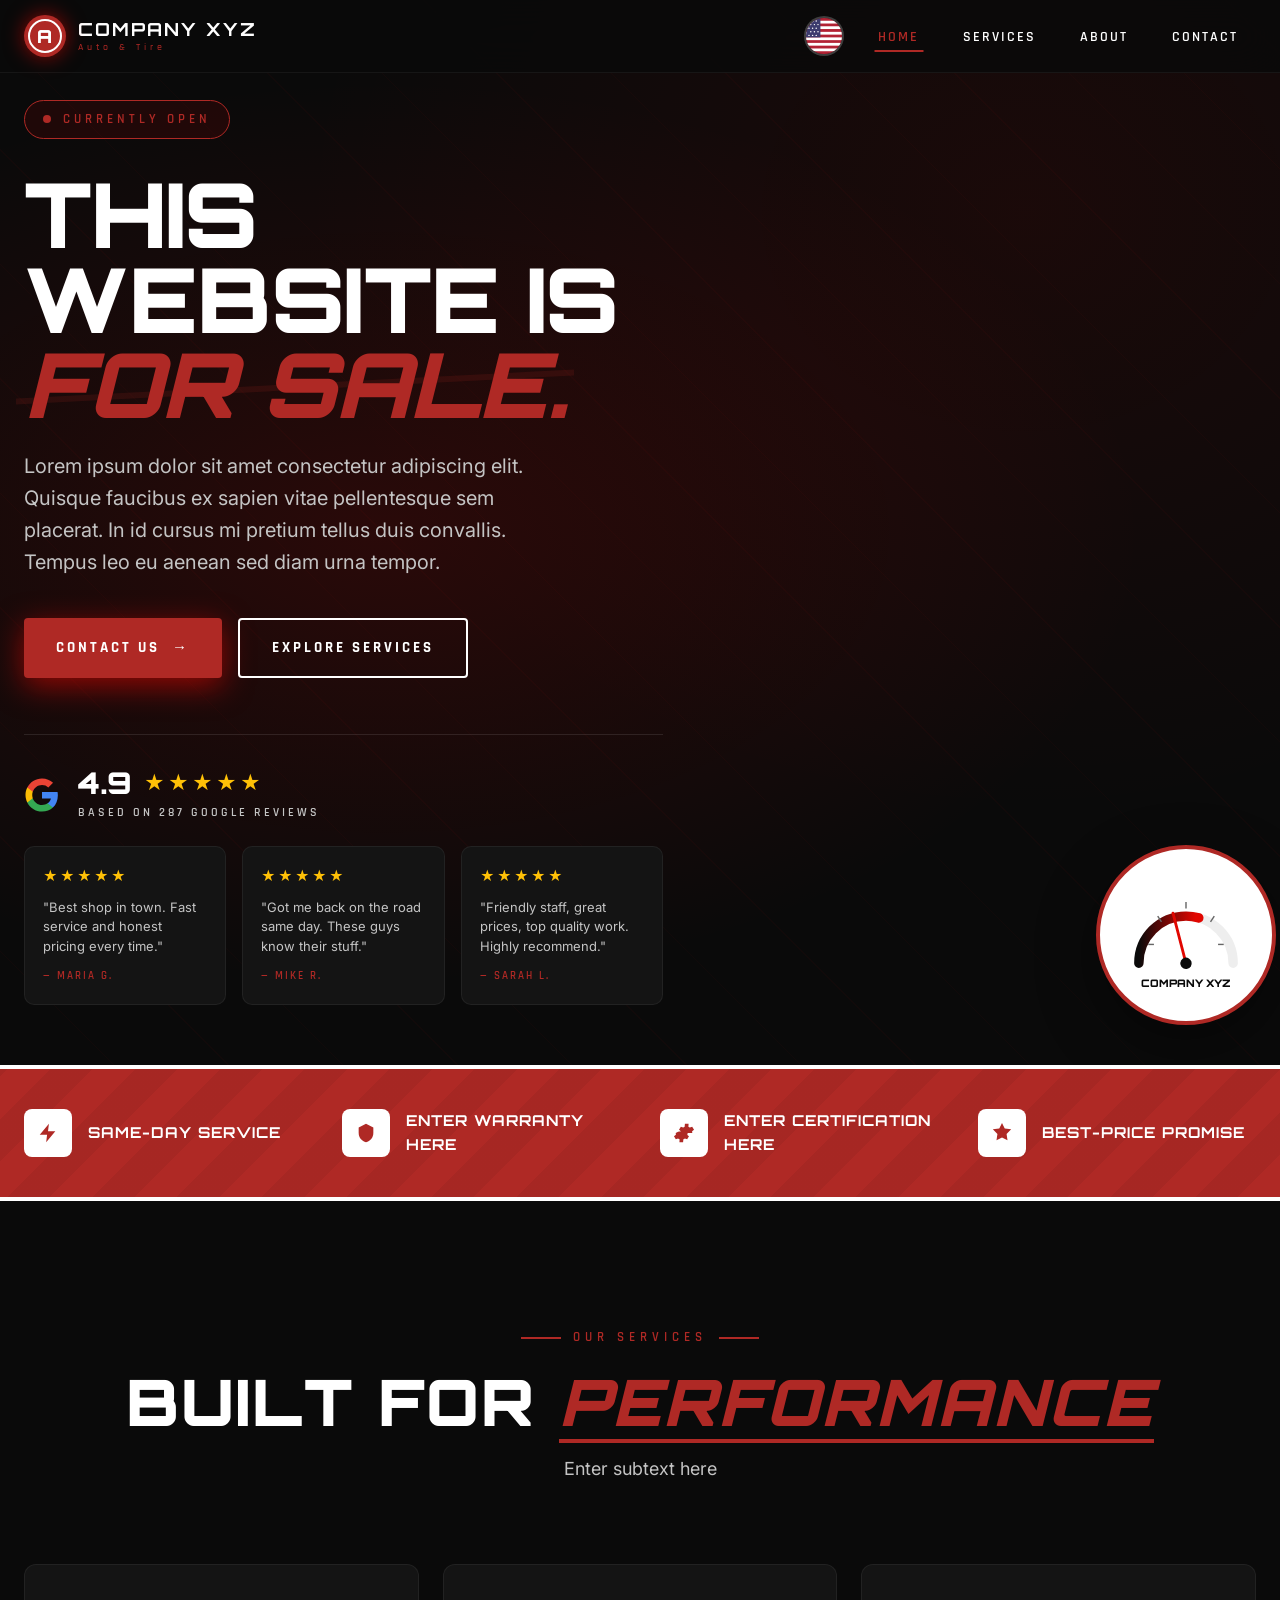
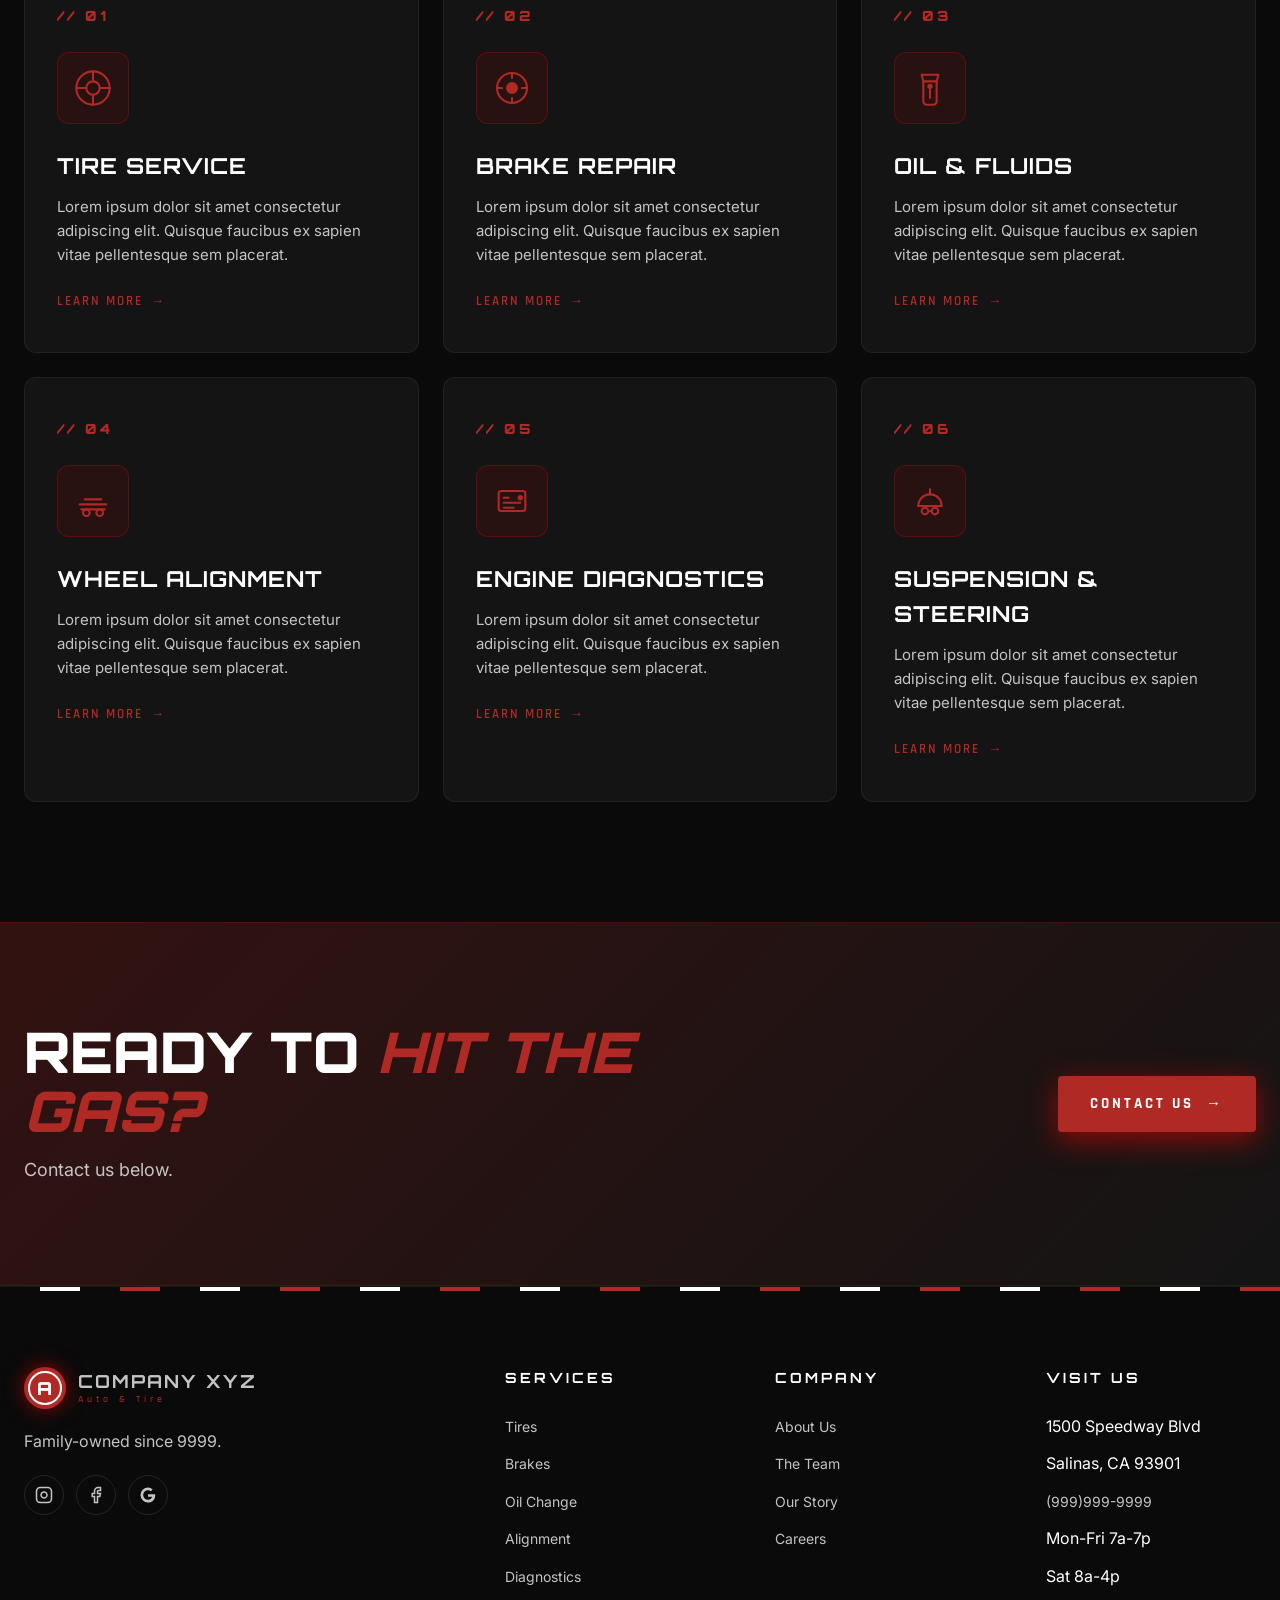
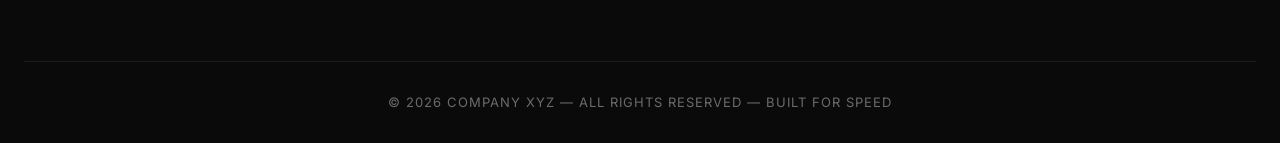
<file: index.html>
<!DOCTYPE html>
<html lang="en">
<head>
  <meta charset="UTF-8" />
  <meta name="viewport" content="width=device-width, initial-scale=1.0" />
  <title>COMPANY XYZ — Precision Auto Care, Racing Speed</title>
  <meta name="description" content="Expert tire and auto repair services. Where racing precision meets everyday driving." />
  <link rel="preconnect" href="https://fonts.googleapis.com" />
  <link rel="preconnect" href="https://fonts.gstatic.com" crossorigin />
  <link href="https://fonts.googleapis.com/css2?family=Orbitron:wght@500;700;900&family=Rajdhani:wght@500;600;700&family=Inter:wght@400;500;600&display=swap" rel="stylesheet" />
  <link rel="stylesheet" href="css/style.css" />
  <link rel="stylesheet" href="css/home.css" />
</head>
<body>

  <!-- ============= NAVBAR ============= -->
  <nav class="navbar" id="navbar">
    <div class="nav-inner">
      <a href="index.html" class="logo">
        <span class="logo-mark"></span>
        <span class="logo-text">
          <strong>COMPANY XYZ</strong>
          <span data-i18n="nav.tagline">Auto & Tire</span>
        </span>
      </a>
            <div class="nav-cluster">
        <button class="lang-toggle" id="langToggle" data-lang="en" aria-label="Switch to Spanish" title="Switch to Spanish">
          <span class="flag flag-us" aria-hidden="true">
            <svg viewBox="0 0 60 60" xmlns="http://www.w3.org/2000/svg">
              <rect width="60" height="60" fill="#B22234"/>
              <rect y="4.6" width="60" height="4.6" fill="#fff"/>
              <rect y="13.8" width="60" height="4.6" fill="#fff"/>
              <rect y="23.1" width="60" height="4.6" fill="#fff"/>
              <rect y="32.3" width="60" height="4.6" fill="#fff"/>
              <rect y="41.5" width="60" height="4.6" fill="#fff"/>
              <rect y="50.8" width="60" height="4.6" fill="#fff"/>
              <rect width="24" height="32.3" fill="#3C3B6E"/>
              <g fill="#fff">
                <circle cx="5" cy="5" r="1.2"/><circle cx="11" cy="5" r="1.2"/><circle cx="17" cy="5" r="1.2"/>
                <circle cx="8" cy="11" r="1.2"/><circle cx="14" cy="11" r="1.2"/><circle cx="20" cy="11" r="1.2"/>
                <circle cx="5" cy="17" r="1.2"/><circle cx="11" cy="17" r="1.2"/><circle cx="17" cy="17" r="1.2"/>
                <circle cx="8" cy="23" r="1.2"/><circle cx="14" cy="23" r="1.2"/><circle cx="20" cy="23" r="1.2"/>
                <circle cx="5" cy="29" r="1.2"/><circle cx="11" cy="29" r="1.2"/><circle cx="17" cy="29" r="1.2"/>
              </g>
            </svg>
          </span>
          <span class="flag flag-mx" aria-hidden="true">
            <svg viewBox="0 0 60 60" xmlns="http://www.w3.org/2000/svg" preserveAspectRatio="xMidYMid slice">
              <rect width="20" height="60" fill="#006847"/>
              <rect x="20" width="20" height="60" fill="#fff"/>
              <rect x="40" width="20" height="60" fill="#CE1126"/>
              <ellipse cx="30" cy="30" rx="4" ry="3" fill="#8B4513"/>
            </svg>
          </span>
        </button>
        <ul class="nav-links" id="navLinks">
          <li><a href="index.html" class="active" data-i18n="nav.home">Home</a></li>
          <li><a href="services.html" data-i18n="nav.services">Services</a></li>
          <li><a href="about.html" data-i18n="nav.about">About</a></li>
          <li><a href="contact.html" data-i18n="nav.contact">Contact</a></li>
        </ul>
        <button class="nav-toggle" id="navToggle" aria-label="Toggle menu">
          <span></span><span></span><span></span>
        </button>
      </div>
  </nav>

  <!-- ============= HERO ============= -->
  <section class="hero">
    <div class="racing-stripes-bg"></div>
    <div class="speed-lines">
      <div class="speed-line"></div>
      <div class="speed-line"></div>
      <div class="speed-line"></div>
      <div class="speed-line"></div>
      <div class="speed-line"></div>
    </div>

    <div class="container">
      <div class="hero-grid">
        <div class="hero-copy">
          <span class="hero-eyebrow">
            <span class="dot"></span>
            <span data-i18n="hero.openLabel">Currently open</span>
          </span>
          <h1 class="hero-title" data-i18n-html="hero.title">
            <span class="red-text"></span>
          </h1>
           <p class="hero-subtitle" data-i18n="hero.subtitle">
            </p>
          </p>
          <div class="hero-buttons">
            <a href="contact.html" class="btn btn-primary">
              <span data-i18n="hero.btn.contact"></span> <span class="arrow">→</span>
            </a>
            <a href="services.html" class="btn btn-outline" data-i18n="hero.btn.services">
            </a>
          </div>

          <div class="speedo-badge">
            <!-- Speedometer SVG -->
            <svg viewBox="0 0 140 140" xmlns="http://www.w3.org/2000/svg">
              <defs>
                <linearGradient id="speedo-arc" x1="0%" x2="100%">
                  <stop offset="0%" stop-color="#0A0A0A"/>
                  <stop offset="60%" stop-color="#E10600"/>
                  <stop offset="100%" stop-color="#E10600"/>
                </linearGradient>
              </defs>
              <!-- background arc -->
              <path d="M 20 100 A 50 50 0 1 1 120 100" stroke="#EEE" stroke-width="10" fill="none" stroke-linecap="round"/>
              <!-- progress arc -->
              <path d="M 20 100 A 50 50 0 1 1 120 100" stroke="url(#speedo-arc)" stroke-width="10" fill="none" stroke-linecap="round" stroke-dasharray="220" stroke-dashoffset="60" id="speedoArc"/>
              <!-- ticks -->
              <g stroke="#666" stroke-width="1.5">
                <line x1="70" y1="35" x2="70" y2="42"/>
                <line x1="40" y1="50" x2="44" y2="56"/>
                <line x1="100" y1="50" x2="96" y2="56"/>
                <line x1="30" y1="80" x2="36" y2="80"/>
                <line x1="110" y1="80" x2="104" y2="80"/>
              </g>
              <!-- needle (will be rotated by JS) -->
              <g transform="translate(70 100)" id="speedoNeedle">
                <line x1="0" y1="0" x2="0" y2="-55" stroke="#E10600" stroke-width="3" stroke-linecap="round"/>
                <circle cx="0" cy="0" r="6" fill="#0A0A0A"/>
              </g>
              <text x="70" y="125" text-anchor="middle" font-family="Orbitron, sans-serif" font-weight="900" font-size="11" fill="#0A0A0A">COMPANY XYZ</text>
            </svg>
          </div>

          <div class="hero-reviews">
            <div class="rating-header">
              <!-- Google "G" logo -->
              <svg class="google-g" viewBox="0 0 24 24" width="36" height="36" aria-hidden="true">
                <path fill="#4285F4" d="M22.56 12.25c0-.78-.07-1.53-.2-2.25H12v4.26h5.92c-.26 1.37-1.04 2.53-2.21 3.31v2.77h3.57c2.08-1.92 3.28-4.74 3.28-8.09z"/>
                <path fill="#34A853" d="M12 23c2.97 0 5.46-.98 7.28-2.66l-3.57-2.77c-.98.66-2.23 1.06-3.71 1.06-2.86 0-5.29-1.93-6.16-4.53H2.18v2.84C3.99 20.53 7.7 23 12 23z"/>
                <path fill="#FBBC05" d="M5.84 14.09c-.22-.66-.35-1.36-.35-2.09s.13-1.43.35-2.09V7.07H2.18C1.43 8.55 1 10.22 1 12s.43 3.45 1.18 4.93l3.66-2.84z"/>
                <path fill="#EA4335" d="M12 5.38c1.62 0 3.06.56 4.21 1.64l3.15-3.15C17.45 2.09 14.97 1 12 1 7.7 1 3.99 3.47 2.18 7.07l3.66 2.84c.87-2.6 3.3-4.53 6.16-4.53z"/>
              </svg>
              <div class="rating-info">
                <div class="rating-score">
                  <strong>4.9</strong>
                  <span class="stars" aria-hidden="true">★★★★★</span>
                </div>
                <div class="rating-meta" data-i18n="hero.rating.meta">Based on 287 Google reviews</div>
              </div>
            </div>

            <div class="review-cards">
              <div class="review-card">
                <div class="stars" aria-hidden="true">★★★★★</div>
                <p data-i18n="hero.review.1.text"></p>
                <div class="reviewer-name" data-i18n="hero.review.1.name">— Maria G.</div>
              </div>
              <div class="review-card">
                <div class="stars" aria-hidden="true">★★★★★</div>
                <p data-i18n="hero.review.2.text"></p>
                <div class="reviewer-name" data-i18n="hero.review.2.name">— Mike R.</div>
              </div>
              <div class="review-card">
                <div class="stars" aria-hidden="true">★★★★★</div>
                <p data-i18n="hero.review.3.text"></p>
                <div class="reviewer-name" data-i18n="hero.review.3.name">— Sarah L.</div>
              </div>
            </div>
          </div>
        </div>

          </div>
        </div>

      </div>
    </div>
  </section>

  <!-- ============= FEATURE STRIP ============= -->
  <section class="feature-strip">
    <div class="container">
      <div class="feature-strip-grid">
        <div class="feature-item">
          <div class="feature-icon">
            <!-- lightning -->
            <svg viewBox="0 0 24 24" width="22" height="22" fill="currentColor"><path d="M13 2L3 14h8l-1 8 10-12h-8l1-8z"/></svg>
          </div>
          <div>
            <strong data-i18n="feature.sameday.title"></strong>
          </div>
        </div>
        <div class="feature-item">
          <div class="feature-icon">
            <!-- shield -->
            <svg viewBox="0 0 24 24" width="22" height="22" fill="currentColor"><path d="M12 2L4 6v6c0 5 3.5 9 8 10 4.5-1 8-5 8-10V6l-8-4z"/></svg>
          </div>
          <div>
            <strong data-i18n="feature.warranty.title"></strong>
          </div>
        </div>
        <div class="feature-item">
          <div class="feature-icon">
            <!-- gear -->
            <svg viewBox="0 0 24 24" width="22" height="22" fill="currentColor"><path d="M12 8a4 4 0 100 8 4 4 0 000-8zm9 4a8.97 8.97 0 00-.18-1.79l2.13-1.66-2-3.46-2.5 1c-.5-.4-1.05-.73-1.65-1L17 2h-4l-.3 3.09c-.6.27-1.15.6-1.65 1l-2.5-1-2 3.46 2.13 1.66A8.97 8.97 0 003 12c0 .61.06 1.2.18 1.79l-2.13 1.66 2 3.46 2.5-1c.5.4 1.05.73 1.65 1L7 22h4l.3-3.09c.6-.27 1.15-.6 1.65-1l2.5 1 2-3.46-2.13-1.66c.12-.59.18-1.18.18-1.79z"/></svg>
          </div>
          <div>
            <strong data-i18n="feature.ase.title"></strong>
          </div>
        </div>
        <div class="feature-item">
          <div class="feature-icon">
            <!-- award -->
            <svg viewBox="0 0 24 24" width="22" height="22" fill="currentColor"><path d="M12 1l3 6 7 1-5 5 1 7-6-3-6 3 1-7-5-5 7-1z"/></svg>
          </div>
          <div>
            <strong data-i18n="feature.price.title"></strong>
          </div>
        </div>
      </div>
    </div>
  </section>

  <!-- ============= SERVICES PREVIEW ============= -->
  <section class="section" id="services">
    <div class="container">
      <div class="section-header reveal">
        <span class="section-tag" data-i18n="services.tag"></span>
        <h2 class="section-title" data-i18n-html="services.title"><span class="accent"></span></h2>
        <p class="section-subtitle" data-i18n="services.subtitle">
        </p>
      </div>

      <div class="services-grid">
        <div class="service-card reveal">
          <div class="service-num">// 01</div>
          <div class="service-icon">
            <svg viewBox="0 0 48 48" width="40" height="40" fill="none" stroke="currentColor" stroke-width="2.5" stroke-linecap="round" stroke-linejoin="round">
              <circle cx="24" cy="24" r="20"/>
              <circle cx="24" cy="24" r="8"/>
              <line x1="24" y1="4" x2="24" y2="16"/>
              <line x1="24" y1="32" x2="24" y2="44"/>
              <line x1="4" y1="24" x2="16" y2="24"/>
              <line x1="32" y1="24" x2="44" y2="24"/>
            </svg>
          </div>
          <h3 data-i18n="services.tire.title"></h3>
          <p data-i18n="services.tire.desc"></p>
          <a href="services.html" class="service-link"><span data-i18n="services.learnMore"></span> <span class="arrow">→</span></a>
        </div>

        <div class="service-card reveal">
          <div class="service-num">// 02</div>
          <div class="service-icon">
            <svg viewBox="0 0 48 48" width="40" height="40" fill="none" stroke="currentColor" stroke-width="2.5" stroke-linecap="round" stroke-linejoin="round">
              <circle cx="24" cy="24" r="18"/>
              <circle cx="24" cy="24" r="6" fill="currentColor"/>
              <path d="M24 6v6M24 36v6M6 24h6M36 24h6"/>
            </svg>
          </div>
          <h3 data-i18n="services.brake.title"></h3>
          <p data-i18n="services.brake.desc"></p>
          <a href="services.html" class="service-link"><span data-i18n="services.learnMore"></span> <span class="arrow">→</span></a>
        </div>

        <div class="service-card reveal">
          <div class="service-num">// 03</div>
          <div class="service-icon">
            <svg viewBox="0 0 48 48" width="40" height="40" fill="none" stroke="currentColor" stroke-width="2.5" stroke-linecap="round" stroke-linejoin="round">
              <path d="M14 8h20l-2 8h-16z"/>
              <path d="M16 16v24a4 4 0 004 4h8a4 4 0 004-4V16"/>
              <line x1="24" y1="22" x2="24" y2="36"/>
              <circle cx="24" cy="22" r="2" fill="currentColor"/>
            </svg>
          </div>
          <h3 data-i18n="services.oil.title"></h3>
          <p data-i18n="services.oil.desc"></p>
          <a href="services.html" class="service-link"><span data-i18n="services.learnMore"></span> <span class="arrow">→</span></a>
        </div>

        <div class="service-card reveal">
          <div class="service-num">// 04</div>
          <div class="service-icon">
            <svg viewBox="0 0 48 48" width="40" height="40" fill="none" stroke="currentColor" stroke-width="2.5" stroke-linecap="round" stroke-linejoin="round">
              <path d="M8 28h32"/>
              <path d="M14 22h20"/>
              <path d="M10 34h28"/>
              <circle cx="16" cy="38" r="4"/>
              <circle cx="32" cy="38" r="4"/>
            </svg>
          </div>
          <h3 data-i18n="services.align.title"></h3>
          <p data-i18n="services.align.desc"></p>
          <a href="services.html" class="service-link"><span data-i18n="services.learnMore"></span> <span class="arrow">→</span></a>
        </div>

        <div class="service-card reveal">
          <div class="service-num">// 05</div>
          <div class="service-icon">
            <svg viewBox="0 0 48 48" width="40" height="40" fill="none" stroke="currentColor" stroke-width="2.5" stroke-linecap="round" stroke-linejoin="round">
              <rect x="8" y="12" width="32" height="24" rx="3"/>
              <line x1="14" y1="20" x2="20" y2="20"/>
              <line x1="14" y1="26" x2="34" y2="26"/>
              <line x1="14" y1="32" x2="26" y2="32"/>
              <circle cx="34" cy="20" r="2" fill="currentColor"/>
            </svg>
          </div>
          <h3 data-i18n="services.diag.title"></h3>
          <p data-i18n="services.diag.desc"></p>
          <a href="services.html" class="service-link"><span data-i18n="services.learnMore"></span> <span class="arrow">→</span></a>
        </div>

        <div class="service-card reveal">
          <div class="service-num">// 06</div>
          <div class="service-icon">
            <svg viewBox="0 0 48 48" width="40" height="40" fill="none" stroke="currentColor" stroke-width="2.5" stroke-linecap="round" stroke-linejoin="round">
              <path d="M10 30c0-8 6-14 14-14s14 6 14 14"/>
              <path d="M10 30h28"/>
              <circle cx="18" cy="36" r="4"/>
              <circle cx="30" cy="36" r="4"/>
              <path d="M22 36h4"/>
              <line x1="24" y1="10" x2="24" y2="16"/>
            </svg>
          </div>
          <h3 data-i18n="services.susp.title"></h3>
          <p data-i18n="services.susp.desc"></p>
          <a href="services.html" class="service-link"><span data-i18n="services.learnMore"></span> <span class="arrow">→</span></a>
        </div>
      </div>
    </div>
  </section>

  <!-- ============= CTA BANNER ============= -->
  <section class="cta-banner">
    <div class="speed-lines">
      <div class="speed-line"></div>
      <div class="speed-line"></div>
      <div class="speed-line"></div>
    </div>
    <div class="container">
      <div class="cta-banner-inner">
        <div class="reveal reveal-left">
          <h2 data-i18n-html="cta.index.title"><span class="accent"></span></h2>
          <p data-i18n="cta.index.sub"></p>
        </div>
        <div class="cta-banner-actions reveal reveal-right">
          <a href="contact.html" class="btn btn-primary">
            <span data-i18n="cta.index.btn"></span> <span class="arrow">→</span>
          </a>
        </div>
      </div>
    </div>
  </section>

  <!-- ============= FOOTER ============= -->
  <footer class="footer">
    <div class="container">
      <div class="footer-grid">
        <div class="footer-brand">
          <a href="index.html" class="logo">
            <span class="logo-mark"></span>
            <span class="logo-text">
              <strong>COMPANY XYZ</strong>
              <span data-i18n="nav.tagline">Auto & Tire</span>
            </span>
          </a>
          <p data-i18n="footer.family">Family-owned since 9999.</p>
          <div style="display: flex; gap: 12px;">
            <a href="#" aria-label="Instagram" style="width: 40px; height: 40px; border: 1px solid rgba(255,255,255,0.1); border-radius: 50%; display: grid; place-items: center; padding: 0;">
              <svg width="18" height="18" viewBox="0 0 24 24" fill="none" stroke="currentColor" stroke-width="2"><rect x="2" y="2" width="20" height="20" rx="5"/><path d="M16 11.37A4 4 0 1112.63 8 4 4 0 0116 11.37z"/><line x1="17.5" y1="6.5" x2="17.51" y2="6.5"/></svg>
            </a>
            <a href="#" aria-label="Facebook" style="width: 40px; height: 40px; border: 1px solid rgba(255,255,255,0.1); border-radius: 50%; display: grid; place-items: center; padding: 0;">
              <svg width="18" height="18" viewBox="0 0 24 24" fill="none" stroke="currentColor" stroke-width="2"><path d="M18 2h-3a5 5 0 00-5 5v3H7v4h3v8h4v-8h3l1-4h-4V7a1 1 0 011-1h3z"/></svg>
            </a>
            <a href="#" aria-label="Google" style="width: 40px; height: 40px; border: 1px solid rgba(255,255,255,0.1); border-radius: 50%; display: grid; place-items: center; padding: 0;">
              <svg width="18" height="18" viewBox="0 0 24 24" fill="currentColor"><path d="M21.35 11.1H12v3.2h5.35c-.23 1.4-1.7 4.1-5.35 4.1A6.4 6.4 0 1112 5.6c1.8 0 3 .8 3.7 1.4l2.5-2.4A9.9 9.9 0 0012 2a10 10 0 100 20c5.8 0 9.6-4 9.6-9.8 0-.6-.1-1.1-.25-1.1z"/></svg>
            </a>
          </div>
        </div>

        <div>
          <h4 data-i18n="footer.services"></h4>
          <ul>
            <li><a href="services.html" data-i18n="footer.s.tires"></a></li>
            <li><a href="services.html" data-i18n="footer.s.brakes"></a></li>
            <li><a href="services.html" data-i18n="footer.s.oil"></a></li>
            <li><a href="services.html" data-i18n="footer.s.align"></a></li>
            <li><a href="services.html" data-i18n="footer.s.diag"></a></li>
          </ul>
        </div>

        <div>
          <h4 data-i18n="footer.company"></h4>
          <ul>
            <li><a href="about.html" data-i18n="footer.c.about"></a></li>
            <li><a href="about.html" data-i18n="footer.c.team"></a></li>
            <li><a href="about.html" data-i18n="footer.c.story"></a></li>
            <li><a href="contact.html" data-i18n="footer.c.careers"></a></li>
          </ul>
        </div>

        <div>
          <h4 data-i18n="footer.visit"></h4>
          <ul>
            <li>1500 Speedway Blvd</li>
            <li>Salinas, CA 93901</li>
            <li><a href="tel:7045550100">(999)999-9999</a></li>
            <li data-i18n="footer.hours.mf"></li>
            <li data-i18n="footer.hours.sat"></li>
          </ul>
        </div>
      </div>
      <div class="footer-bottom" data-i18n="footer.bottom">
      </div>
    </div>
  </footer>

  <script src="js/translations.js"></script>
  <script src="js/main.js"></script>
</body>
</html>
</file>
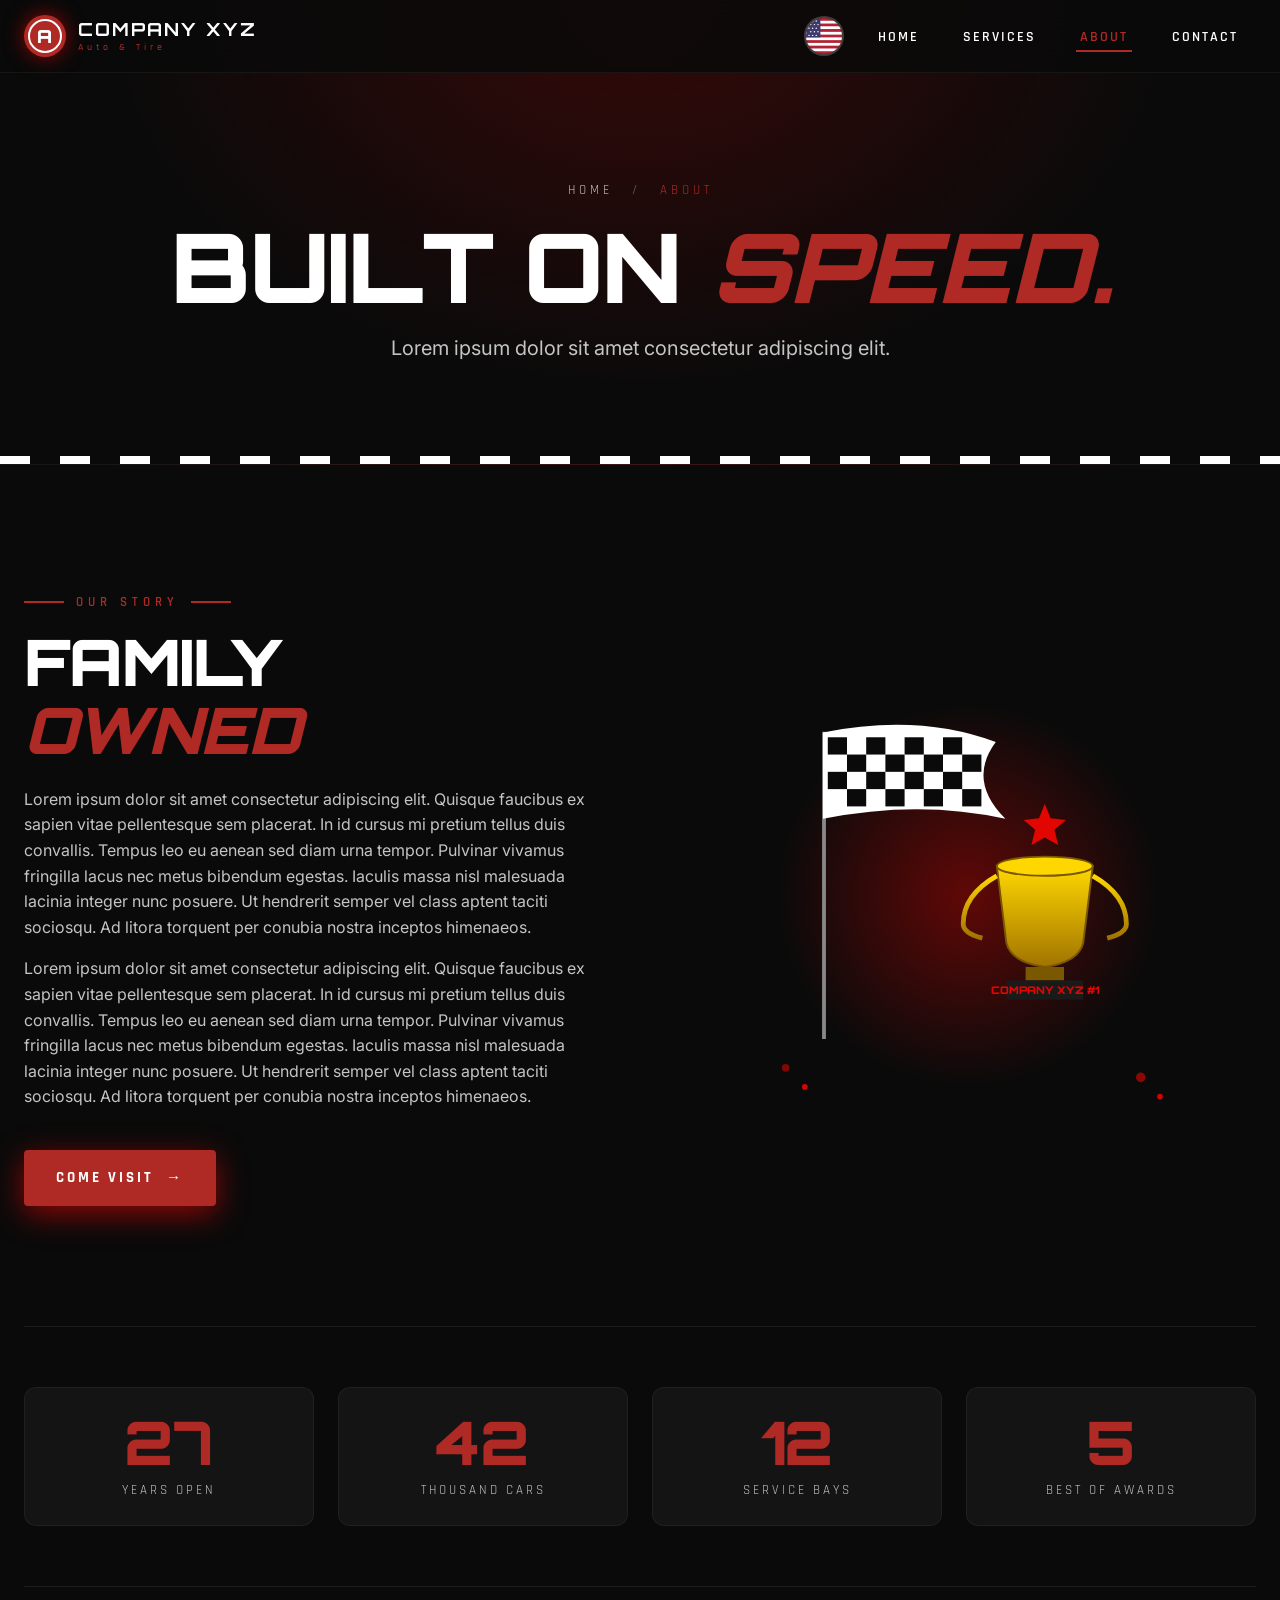
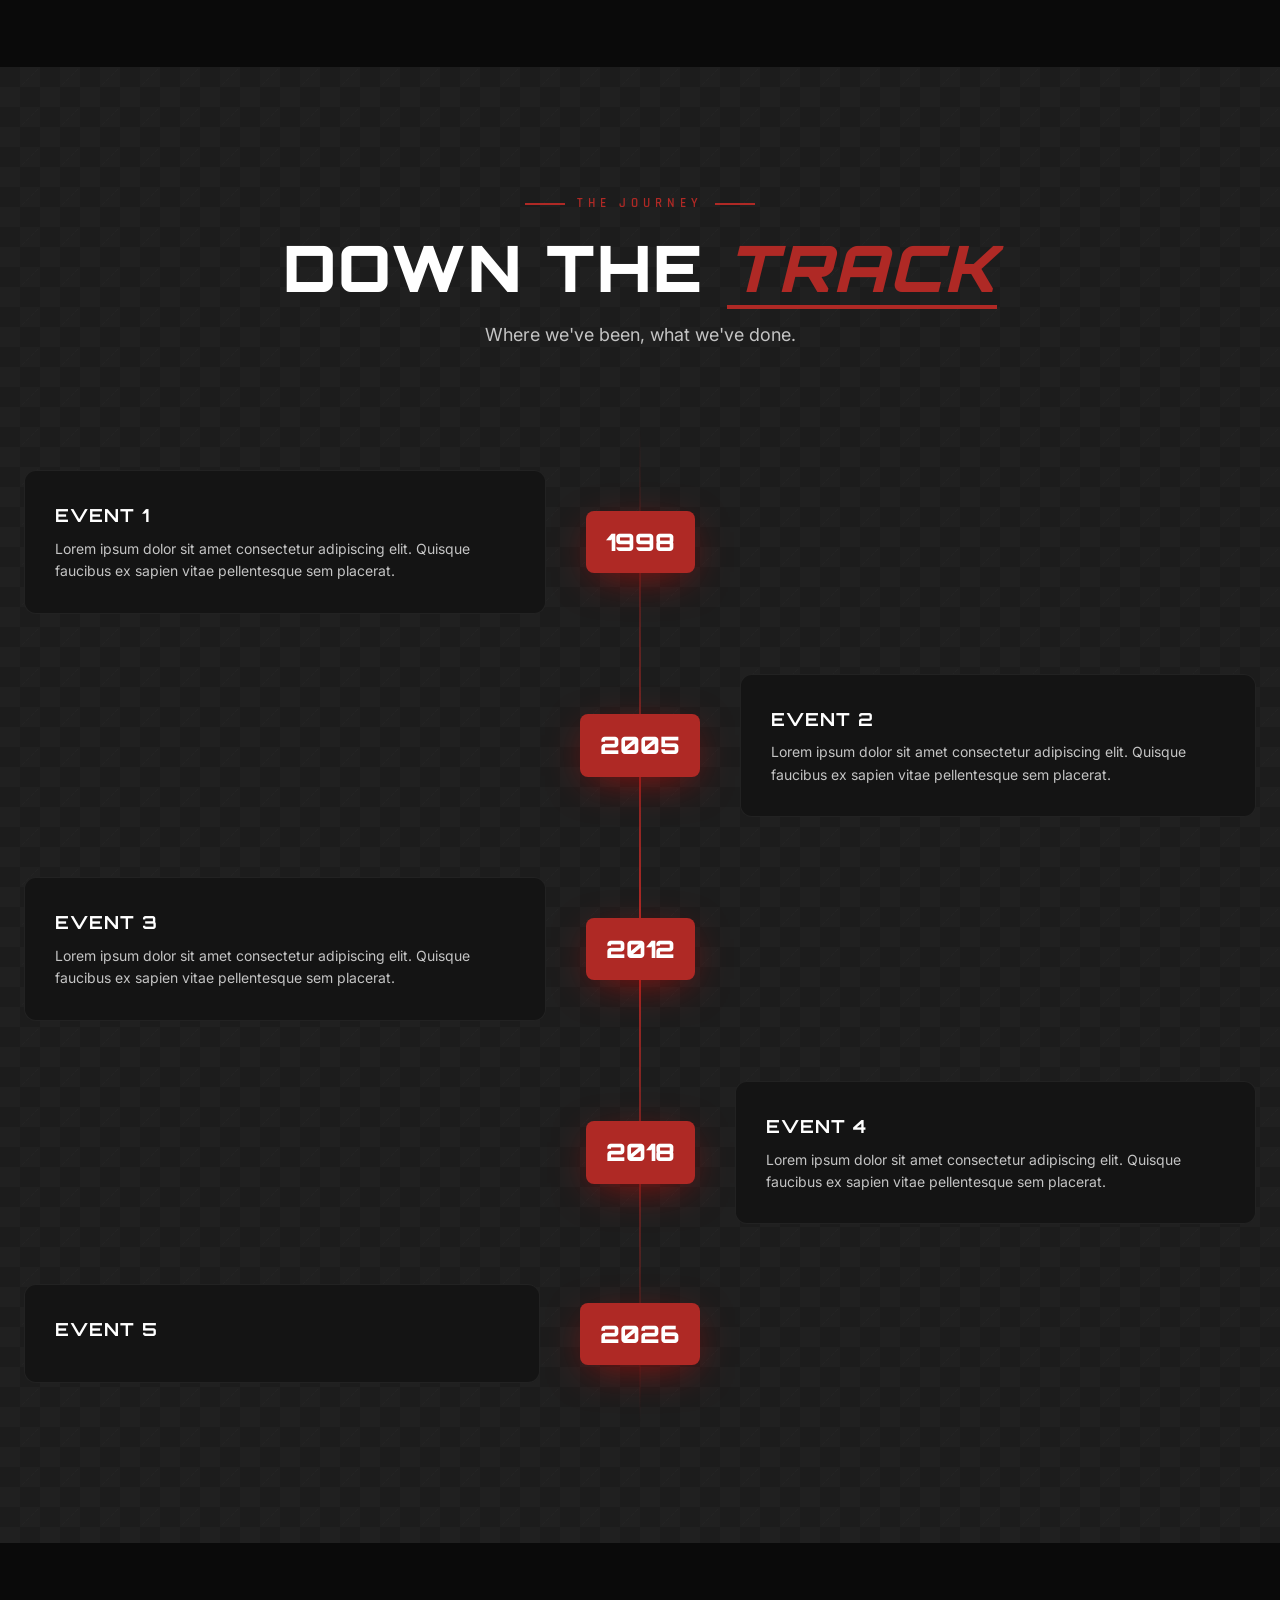
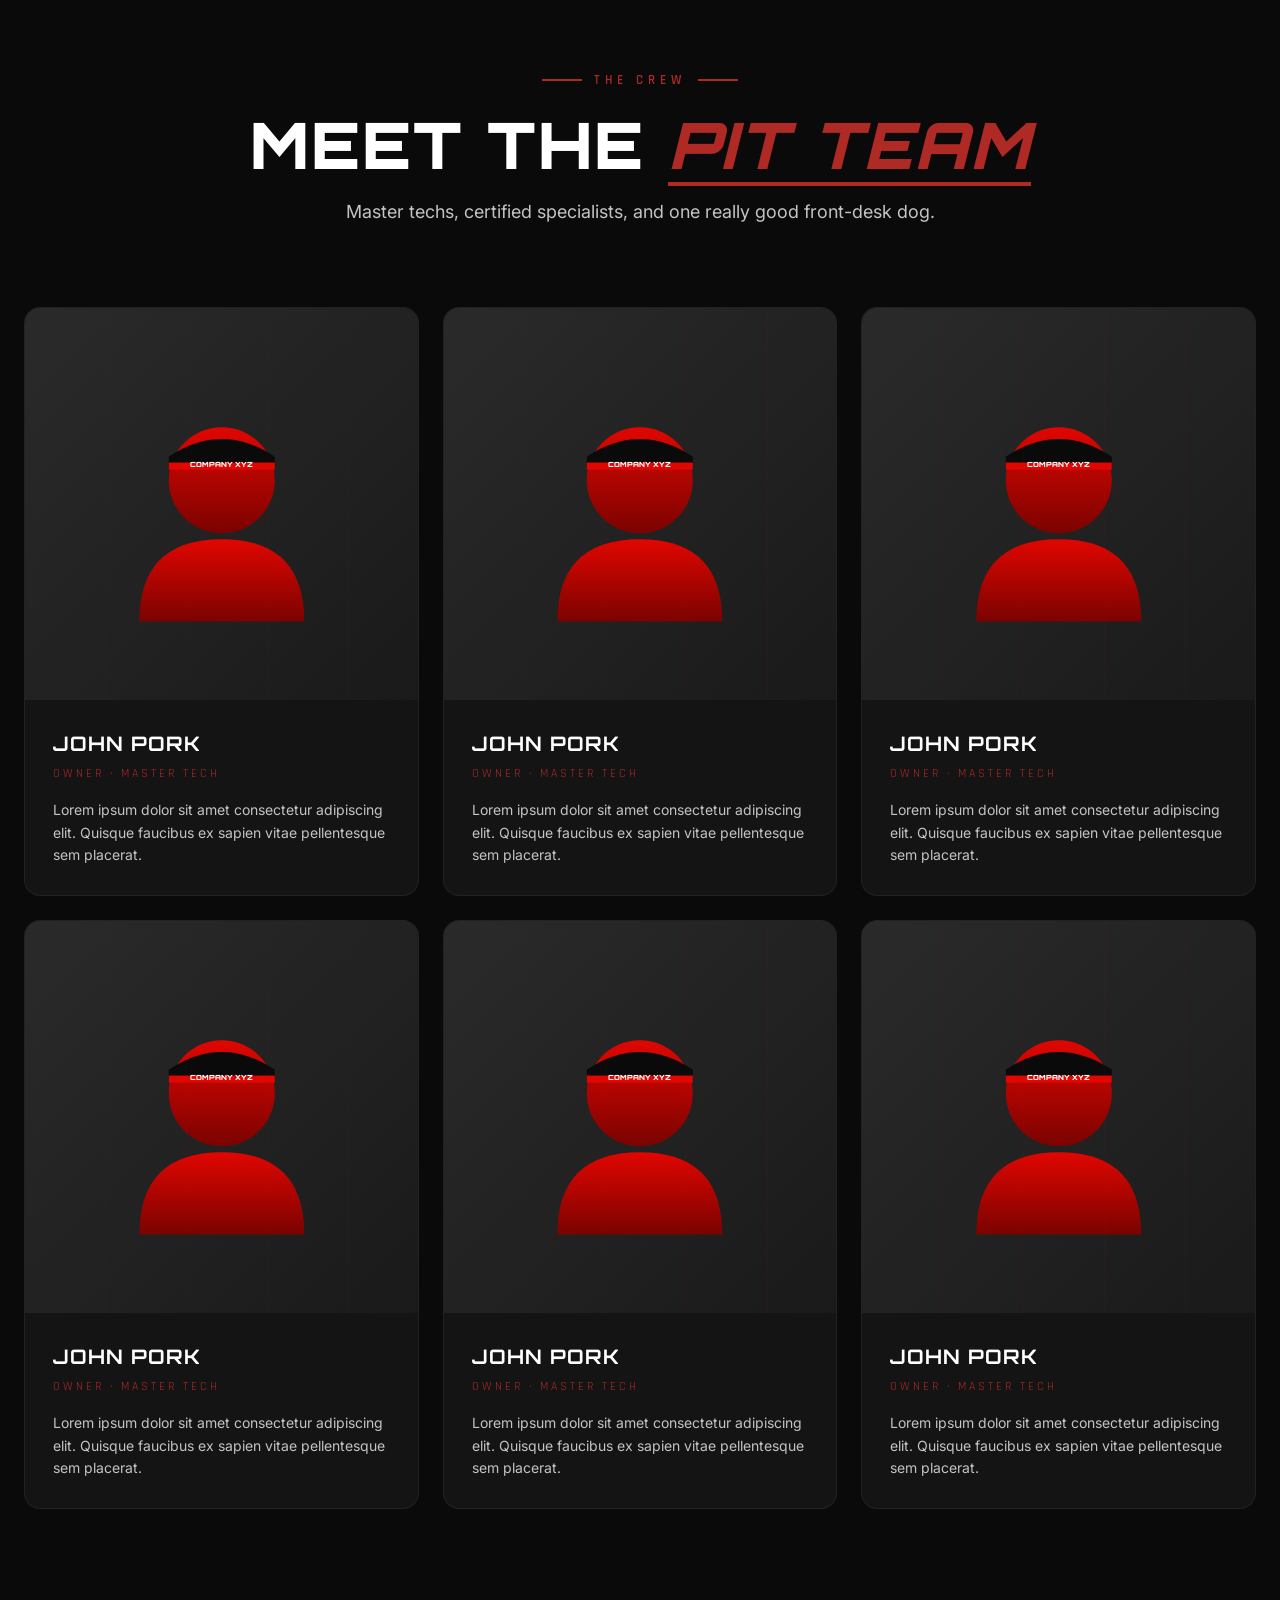
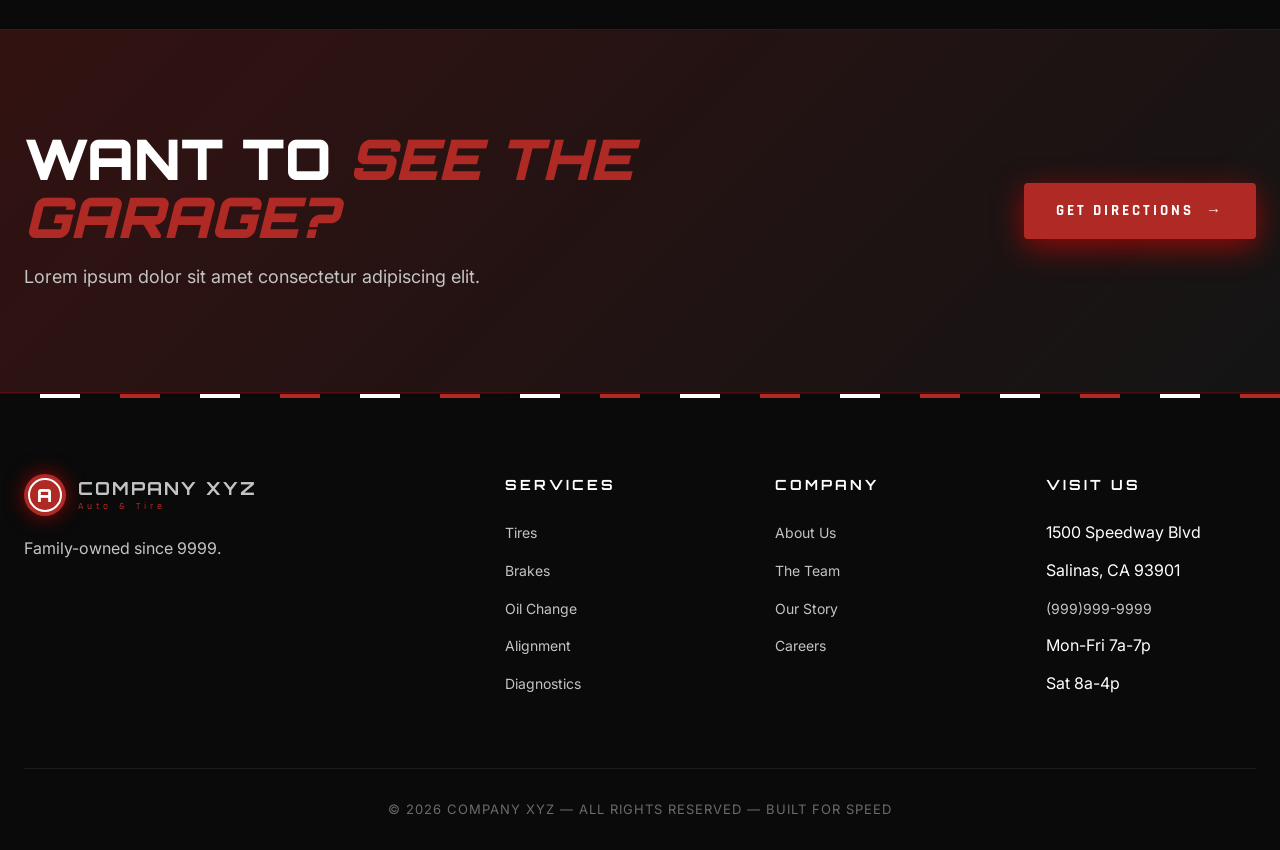
<file: about.html>
<!DOCTYPE html>
<html lang="en">
<head>
  <meta charset="UTF-8" />
  <meta name="viewport" content="width=device-width, initial-scale=1.0" />
  <title>About — COMPANY XYZ</title>
  <meta name="description" content="Family-owned auto shop with motorsports DNA. Meet the team behind COMPANY XYZ." />
  <link rel="preconnect" href="https://fonts.googleapis.com" />
  <link rel="preconnect" href="https://fonts.gstatic.com" crossorigin />
  <link href="https://fonts.googleapis.com/css2?family=Orbitron:wght@500;700;900&family=Rajdhani:wght@500;600;700&family=Inter:wght@400;500;600&display=swap" rel="stylesheet" />
  <link rel="stylesheet" href="css/style.css" />
  <link rel="stylesheet" href="css/about.css" />
</head>
<body>

  <!-- NAVBAR -->
  <nav class="navbar" id="navbar">
    <div class="nav-inner">
      <a href="index.html" class="logo">
        <span class="logo-mark"></span>
        <span class="logo-text">
          <strong>COMPANY XYZ</strong>
          <span data-i18n="nav.tagline">Auto & Tire</span>
        </span>
      </a>
      <div class="nav-cluster">
        <button class="lang-toggle" id="langToggle" data-lang="en" aria-label="Switch to Spanish" title="Switch to Spanish">
          <span class="flag flag-us" aria-hidden="true">
            <svg viewBox="0 0 60 60" xmlns="http://www.w3.org/2000/svg">
              <rect width="60" height="60" fill="#B22234"/>
              <rect y="4.6" width="60" height="4.6" fill="#fff"/>
              <rect y="13.8" width="60" height="4.6" fill="#fff"/>
              <rect y="23.1" width="60" height="4.6" fill="#fff"/>
              <rect y="32.3" width="60" height="4.6" fill="#fff"/>
              <rect y="41.5" width="60" height="4.6" fill="#fff"/>
              <rect y="50.8" width="60" height="4.6" fill="#fff"/>
              <rect width="24" height="32.3" fill="#3C3B6E"/>
              <g fill="#fff">
                <circle cx="5" cy="5" r="1.2"/><circle cx="11" cy="5" r="1.2"/><circle cx="17" cy="5" r="1.2"/>
                <circle cx="8" cy="11" r="1.2"/><circle cx="14" cy="11" r="1.2"/><circle cx="20" cy="11" r="1.2"/>
                <circle cx="5" cy="17" r="1.2"/><circle cx="11" cy="17" r="1.2"/><circle cx="17" cy="17" r="1.2"/>
                <circle cx="8" cy="23" r="1.2"/><circle cx="14" cy="23" r="1.2"/><circle cx="20" cy="23" r="1.2"/>
                <circle cx="5" cy="29" r="1.2"/><circle cx="11" cy="29" r="1.2"/><circle cx="17" cy="29" r="1.2"/>
              </g>
            </svg>
          </span>
          <span class="flag flag-mx" aria-hidden="true">
            <svg viewBox="0 0 60 60" xmlns="http://www.w3.org/2000/svg" preserveAspectRatio="xMidYMid slice">
              <rect width="20" height="60" fill="#006847"/>
              <rect x="20" width="20" height="60" fill="#fff"/>
              <rect x="40" width="20" height="60" fill="#CE1126"/>
              <ellipse cx="30" cy="30" rx="4" ry="3" fill="#8B4513"/>
            </svg>
          </span>
        </button>
        <ul class="nav-links" id="navLinks">
          <li><a href="index.html" data-i18n="nav.home">Home</a></li>
          <li><a href="services.html" data-i18n="nav.services">Services</a></li>
          <li><a href="about.html" class="active" data-i18n="nav.about">About</a></li>
          <li><a href="contact.html" data-i18n="nav.contact">Contact</a></li>
        </ul>
        <button class="nav-toggle" id="navToggle" aria-label="Toggle menu">
          <span></span><span></span><span></span>
        </button>
      </div>
    </div>
  </nav>

  <!-- PAGE HEADER -->
  <header class="page-header">
    <div class="speed-lines">
      <div class="speed-line"></div>
      <div class="speed-line"></div>
      <div class="speed-line"></div>
      <div class="speed-line"></div>
    </div>
    <div class="container" style="position: relative; z-index: 2;">
      <div class="breadcrumb">
        <a href="index.html" data-i18n="nav.home"></a>
        <span class="sep">/</span>
        <span data-i18n="about.breadcrumb"></span>
      </div>
      <h1 class="page-title" data-i18n-html="about.pageTitle"><span style="color: var(--red); font-style: italic;"></span></h1>
      <p class="page-subtitle" data-i18n="about.pageSubtitle">
      </p>
    </div>
  </header>

  <!-- OUR STORY -->
  <section class="section">
    <div class="container">
      <div class="about-grid">
        <div class="reveal reveal-left">
          <span class="section-tag" style="margin-bottom: 16px;" data-i18n="about.story.tag">Our Story</span>
          <h2 data-i18n-html="about.story.title">Family<br/><span class="accent">owned</span></h2>
          <p data-i18n="about.story.p1">
          </p>
          <p data-i18n="about.story.p2">
          </p>
          <a href="contact.html" class="btn btn-primary" style="margin-top: 24px;">
            <span data-i18n="about.story.btn">Come Visit</span> <span class="arrow">→</span>
          </a>
        </div>

        <div class="reveal reveal-right" style="position: relative; height: 480px;">
          <svg viewBox="0 0 500 500" xmlns="http://www.w3.org/2000/svg" style="width: 100%; height: 100%;">
            <defs>
              <linearGradient id="trophy" x1="0" x2="0" y1="0" y2="1">
                <stop offset="0%" stop-color="#FFD700"/>
                <stop offset="100%" stop-color="#A07300"/>
              </linearGradient>
              <radialGradient id="sun">
                <stop offset="0%" stop-color="#E10600" stop-opacity="0.4"/>
                <stop offset="100%" stop-color="#E10600" stop-opacity="0"/>
              </radialGradient>
            </defs>
            <!-- Background glow -->
            <circle cx="250" cy="250" r="200" fill="url(#sun)"/>

            <!-- Checkered flag pole -->
            <line x1="100" y1="80" x2="100" y2="400" stroke="#888" stroke-width="4"/>
            <!-- Flag waving -->
            <g>
              <path d="M 100 80 Q 200 60 280 90 Q 250 130 290 170 Q 200 150 100 170 Z" fill="#FFF"/>
              <!-- Checker pattern -->
              <g fill="#0A0A0A">
                <rect x="105" y="85" width="20" height="18"/>
                <rect x="145" y="85" width="20" height="18"/>
                <rect x="185" y="85" width="20" height="18"/>
                <rect x="225" y="85" width="20" height="18"/>
                <rect x="125" y="103" width="20" height="18"/>
                <rect x="165" y="103" width="20" height="18"/>
                <rect x="205" y="103" width="20" height="18"/>
                <rect x="245" y="103" width="20" height="18"/>
                <rect x="105" y="121" width="20" height="18"/>
                <rect x="145" y="121" width="20" height="18"/>
                <rect x="185" y="121" width="20" height="18"/>
                <rect x="225" y="121" width="20" height="18"/>
                <rect x="125" y="139" width="20" height="18"/>
                <rect x="165" y="139" width="20" height="18"/>
                <rect x="205" y="139" width="20" height="18"/>
                <rect x="245" y="139" width="20" height="18"/>
              </g>
              <animateTransform attributeName="transform" type="translate" values="0 0; 6 -2; 0 0; -3 2; 0 0" dur="4s" repeatCount="indefinite"/>
            </g>

            <!-- Trophy -->
            <g transform="translate(330 220)">
              <path d="M -50 0 L 50 0 L 40 80 Q 35 100 0 105 Q -35 100 -40 80 Z" fill="url(#trophy)" stroke="#7A5800" stroke-width="2"/>
              <ellipse cx="0" cy="0" rx="50" ry="10" fill="#FFD700" stroke="#7A5800" stroke-width="2"/>
              <path d="M -50 10 Q -85 30 -85 60 Q -85 70 -65 75" fill="none" stroke="url(#trophy)" stroke-width="5"/>
              <path d="M 50 10 Q 85 30 85 60 Q 85 70 65 75" fill="none" stroke="url(#trophy)" stroke-width="5"/>
              <!-- base -->
              <rect x="-20" y="105" width="40" height="14" fill="#7A5800"/>
              <rect x="-40" y="119" width="80" height="20" fill="#1A1A1A"/>
              <text x="0" y="133" text-anchor="middle" font-family="Orbitron" font-weight="900" font-size="11" fill="#E10600">COMPANY XYZ #1</text>
              <!-- Star -->
              <path d="M 0 -65 L 6 -50 L 22 -48 L 10 -38 L 14 -22 L 0 -30 L -14 -22 L -10 -38 L -22 -48 L -6 -50 Z" fill="#E10600"/>
            </g>

            <!-- decorative dots -->
            <g fill="#E10600">
              <circle cx="60" cy="430" r="4">
                <animate attributeName="opacity" values="0.3;1;0.3" dur="2s" repeatCount="indefinite"/>
              </circle>
              <circle cx="80" cy="450" r="3">
                <animate attributeName="opacity" values="1;0.3;1" dur="2.5s" repeatCount="indefinite"/>
              </circle>
              <circle cx="430" cy="440" r="5">
                <animate attributeName="opacity" values="0.3;1;0.3" dur="3s" repeatCount="indefinite"/>
              </circle>
              <circle cx="450" cy="460" r="3">
                <animate attributeName="opacity" values="1;0.3;1" dur="2.2s" repeatCount="indefinite"/>
              </circle>
            </g>
          </svg>
        </div>
      </div>
    </div>
  </section>

  <!-- STATS -->
  <section style="padding: 0 0 80px;">
    <div class="container">
      <div class="stats-row">
        <div class="stat-box reveal">
          <div class="stat-num" data-count="27">0</div>
          <div class="stat-label" data-i18n="about.stat.years"></div>
        </div>
        <div class="stat-box reveal">
          <div class="stat-num" data-count="42">0</div>
          <div class="stat-label" data-i18n="about.stat.cars"></div>
        </div>
        <div class="stat-box reveal">
          <div class="stat-num" data-count="12">0</div>
          <div class="stat-label" data-i18n="about.stat.bays"></div>
        </div>
        <div class="stat-box reveal">
          <div class="stat-num" data-count="5">0</div>
          <div class="stat-label" data-i18n="about.stat.awards"></div>
        </div>
      </div>
    </div>
  </section>

  <!-- TIMELINE -->
  <section class="section checker-bg" style="background-color: var(--dark-2);">
    <div class="container">
      <div class="section-header reveal">
        <span class="section-tag" data-i18n="about.tl.tag"></span>
        <h2 class="section-title" data-i18n-html="about.tl.title"><span class="accent"></span></h2>
        <p class="section-subtitle" data-i18n="about.tl.sub"></p>
      </div>

      <div class="timeline">
        <div class="timeline-item reveal">
          <div class="timeline-content">
            <h4 data-i18n="about.tl.e1.h"></h4>
            <p data-i18n="about.tl.e.p"></p>
          </div>
          <div class="timeline-year">1998</div>
          <div></div>
        </div>
        <div class="timeline-item reveal">
          <div></div>
          <div class="timeline-year">2005</div>
          <div class="timeline-content">
            <h4 data-i18n="about.tl.e2.h"></h4>
            <p data-i18n="about.tl.e.p"></p>
          </div>
        </div>
        <div class="timeline-item reveal">
          <div class="timeline-content">
            <h4 data-i18n="about.tl.e3.h"></h4>
            <p data-i18n="about.tl.e.p"></p>
          </div>
          <div class="timeline-year">2012</div>
          <div></div>
        </div>
        <div class="timeline-item reveal">
          <div></div>
          <div class="timeline-year">2018</div>
          <div class="timeline-content">
            <h4 data-i18n="about.tl.e4.h"></h4>
            <p data-i18n="about.tl.e.p"></p>
          </div>
        </div>
        <div class="timeline-item reveal">
          <div class="timeline-content">
            <h4 data-i18n="about.tl.e5.h">/h4>
            <p data-i18n="about.tl.e.p"></p>
          </div>
          <div class="timeline-year">2026</div>
          <div></div>
        </div>
      </div>
    </div>
  </section>

  <!-- TEAM -->
  <section class="section">
    <div class="container">
      <div class="section-header reveal">
        <span class="section-tag" data-i18n="about.team.tag"></span>
        <h2 class="section-title" data-i18n-html="about.team.title"><span class="accent"></span></h2>
        <p class="section-subtitle" data-i18n="about.team.sub"></p>
      </div>

      <div class="team-grid">
        <div class="team-card reveal">
          <div class="team-avatar">
            <!-- Stylized portrait silhouette -->
            <svg viewBox="0 0 200 200" xmlns="http://www.w3.org/2000/svg">
              <defs>
                <linearGradient id="p1" x1="0" x2="0" y1="0" y2="1">
                  <stop offset="0%" stop-color="#E10600"/>
                  <stop offset="100%" stop-color="#7A0300"/>
                </linearGradient>
              </defs>
              <circle cx="100" cy="80" r="45" fill="url(#p1)"/>
              <path d="M 30 200 Q 30 130 100 130 Q 170 130 170 200 Z" fill="url(#p1)"/>
              <!-- hat -->
              <path d="M 55 60 Q 100 30 145 60 L 145 70 L 55 70 Z" fill="#0A0A0A"/>
              <rect x="55" y="65" width="90" height="6" fill="#E10600"/>
              <text x="100" y="69" text-anchor="middle" font-family="Orbitron" font-weight="900" font-size="6" fill="#FFF">COMPANY XYZ</text>
            </svg>
          </div>
          <div class="team-info">
            <h4>John Pork</h4>
            <span class="role" data-i18n="about.team.role"></span>
            <p data-i18n="about.team.bio"></p>
          </div>
        </div>

        <div class="team-card reveal">
          <div class="team-avatar">
            <!-- Stylized portrait silhouette -->
            <svg viewBox="0 0 200 200" xmlns="http://www.w3.org/2000/svg">
              <defs>
                <linearGradient id="p1" x1="0" x2="0" y1="0" y2="1">
                  <stop offset="0%" stop-color="#E10600"/>
                  <stop offset="100%" stop-color="#7A0300"/>
                </linearGradient>
              </defs>
              <circle cx="100" cy="80" r="45" fill="url(#p1)"/>
              <path d="M 30 200 Q 30 130 100 130 Q 170 130 170 200 Z" fill="url(#p1)"/>
              <!-- hat -->
              <path d="M 55 60 Q 100 30 145 60 L 145 70 L 55 70 Z" fill="#0A0A0A"/>
              <rect x="55" y="65" width="90" height="6" fill="#E10600"/>
              <text x="100" y="69" text-anchor="middle" font-family="Orbitron" font-weight="900" font-size="6" fill="#FFF">COMPANY XYZ</text>
            </svg>
          </div>
          <div class="team-info">
            <h4>John Pork</h4>
            <span class="role" data-i18n="about.team.role"></span>
            <p data-i18n="about.team.bio"></p>
          </div>
        </div>

        <div class="team-card reveal">
          <div class="team-avatar">
            <!-- Stylized portrait silhouette -->
            <svg viewBox="0 0 200 200" xmlns="http://www.w3.org/2000/svg">
              <defs>
                <linearGradient id="p1" x1="0" x2="0" y1="0" y2="1">
                  <stop offset="0%" stop-color="#E10600"/>
                  <stop offset="100%" stop-color="#7A0300"/>
                </linearGradient>
              </defs>
              <circle cx="100" cy="80" r="45" fill="url(#p1)"/>
              <path d="M 30 200 Q 30 130 100 130 Q 170 130 170 200 Z" fill="url(#p1)"/>
              <!-- hat -->
              <path d="M 55 60 Q 100 30 145 60 L 145 70 L 55 70 Z" fill="#0A0A0A"/>
              <rect x="55" y="65" width="90" height="6" fill="#E10600"/>
              <text x="100" y="69" text-anchor="middle" font-family="Orbitron" font-weight="900" font-size="6" fill="#FFF">COMPANY XYZ</text>
            </svg>
          </div>
          <div class="team-info">
            <h4>John Pork</h4>
            <span class="role" data-i18n="about.team.role"></span>
            <p data-i18n="about.team.bio"></p>
          </div>
        </div>

        <div class="team-card reveal">
          <div class="team-avatar">
            <!-- Stylized portrait silhouette -->
            <svg viewBox="0 0 200 200" xmlns="http://www.w3.org/2000/svg">
              <defs>
                <linearGradient id="p1" x1="0" x2="0" y1="0" y2="1">
                  <stop offset="0%" stop-color="#E10600"/>
                  <stop offset="100%" stop-color="#7A0300"/>
                </linearGradient>
              </defs>
              <circle cx="100" cy="80" r="45" fill="url(#p1)"/>
              <path d="M 30 200 Q 30 130 100 130 Q 170 130 170 200 Z" fill="url(#p1)"/>
              <!-- hat -->
              <path d="M 55 60 Q 100 30 145 60 L 145 70 L 55 70 Z" fill="#0A0A0A"/>
              <rect x="55" y="65" width="90" height="6" fill="#E10600"/>
              <text x="100" y="69" text-anchor="middle" font-family="Orbitron" font-weight="900" font-size="6" fill="#FFF">COMPANY XYZ</text>
            </svg>
          </div>
          <div class="team-info">
            <h4>John Pork</h4>
            <span class="role" data-i18n="about.team.role"></span>
            <p data-i18n="about.team.bio"></p>
          </div>
        </div>

        <div class="team-card reveal">
          <div class="team-avatar">
            <!-- Stylized portrait silhouette -->
            <svg viewBox="0 0 200 200" xmlns="http://www.w3.org/2000/svg">
              <defs>
                <linearGradient id="p1" x1="0" x2="0" y1="0" y2="1">
                  <stop offset="0%" stop-color="#E10600"/>
                  <stop offset="100%" stop-color="#7A0300"/>
                </linearGradient>
              </defs>
              <circle cx="100" cy="80" r="45" fill="url(#p1)"/>
              <path d="M 30 200 Q 30 130 100 130 Q 170 130 170 200 Z" fill="url(#p1)"/>
              <!-- hat -->
              <path d="M 55 60 Q 100 30 145 60 L 145 70 L 55 70 Z" fill="#0A0A0A"/>
              <rect x="55" y="65" width="90" height="6" fill="#E10600"/>
              <text x="100" y="69" text-anchor="middle" font-family="Orbitron" font-weight="900" font-size="6" fill="#FFF">COMPANY XYZ</text>
            </svg>
          </div>
          <div class="team-info">
            <h4>John Pork</h4>
            <span class="role" data-i18n="about.team.role"></span>
            <p data-i18n="about.team.bio"></p>
          </div>
        </div>

        <div class="team-card reveal">
          <div class="team-avatar">
            <!-- Stylized portrait silhouette -->
            <svg viewBox="0 0 200 200" xmlns="http://www.w3.org/2000/svg">
              <defs>
                <linearGradient id="p1" x1="0" x2="0" y1="0" y2="1">
                  <stop offset="0%" stop-color="#E10600"/>
                  <stop offset="100%" stop-color="#7A0300"/>
                </linearGradient>
              </defs>
              <circle cx="100" cy="80" r="45" fill="url(#p1)"/>
              <path d="M 30 200 Q 30 130 100 130 Q 170 130 170 200 Z" fill="url(#p1)"/>
              <!-- hat -->
              <path d="M 55 60 Q 100 30 145 60 L 145 70 L 55 70 Z" fill="#0A0A0A"/>
              <rect x="55" y="65" width="90" height="6" fill="#E10600"/>
              <text x="100" y="69" text-anchor="middle" font-family="Orbitron" font-weight="900" font-size="6" fill="#FFF">COMPANY XYZ</text>
            </svg>
          </div>
          <div class="team-info">
            <h4>John Pork</h4>
            <span class="role" data-i18n="about.team.role"></span>
            <p data-i18n="about.team.bio"></p>
          </div>
        </div>
      </div>
    </div>
  </section>

  <!-- CTA -->
  <section class="cta-banner">
    <div class="speed-lines">
      <div class="speed-line"></div>
      <div class="speed-line"></div>
      <div class="speed-line"></div>
    </div>
    <div class="container">
      <div class="cta-banner-inner">
        <div class="reveal reveal-left">
          <h2 data-i18n-html="about.cta.title"><span class="accent"></span></h2>
          <p data-i18n="about.cta.sub"></p>
        </div>
        <div class="cta-banner-actions reveal reveal-right">
          <a href="contact.html" class="btn btn-primary">
            <span data-i18n="about.cta.btn"></span> <span class="arrow">→</span>
          </a>
        </div>
      </div>
    </div>
  </section>

  <!-- FOOTER -->
  <footer class="footer">
    <div class="container">
      <div class="footer-grid">
        <div class="footer-brand">
          <a href="index.html" class="logo">
            <span class="logo-mark"></span>
            <span class="logo-text">
              <strong>COMPANY XYZ</strong>
              <span data-i18n="nav.tagline">Auto & Tire</span>
            </span>
          </a>
          <p data-i18n="footer.family">Family-owned since 9999.</p>
        </div>
        <div>
          <h4 data-i18n="footer.services">Services</h4>
          <ul>
            <li><a href="services.html" data-i18n="footer.s.tires">Tires</a></li>
            <li><a href="services.html" data-i18n="footer.s.brakes">Brakes</a></li>
            <li><a href="services.html" data-i18n="footer.s.oil">Oil Change</a></li>
            <li><a href="services.html" data-i18n="footer.s.align">Alignment</a></li>
            <li><a href="services.html" data-i18n="footer.s.diag">Diagnostics</a></li>
          </ul>
        </div>
        <div>
          <h4 data-i18n="footer.company">Company</h4>
          <ul>
            <li><a href="about.html" data-i18n="footer.c.about">About Us</a></li>
            <li><a href="about.html" data-i18n="footer.c.team">The Team</a></li>
            <li><a href="about.html" data-i18n="footer.c.story">Our Story</a></li>
            <li><a href="contact.html" data-i18n="footer.c.careers">Careers</a></li>
          </ul>
        </div>
        <div>
          <h4 data-i18n="footer.visit">Visit Us</h4>
          <ul>
            <li>1500 Speedway Blvd</li>
            <li>Salinas, CA 93901</li>
            <li><a href="tel:7045550100">(999)999-9999</a></li>
            <li data-i18n="footer.hours.mf">Mon-Fri 7a-7p</li>
            <li data-i18n="footer.hours.sat">Sat 8a-4p</li>
          </ul>
        </div>
      </div>
      <div class="footer-bottom" data-i18n="footer.bottom">
        © 2026 COMPANY XYZ — ALL RIGHTS RESERVED — BUILT FOR SPEED
      </div>
    </div>
  </footer>

  <script src="js/translations.js"></script>
  <script src="js/main.js"></script>
</body>
</html>
</file>
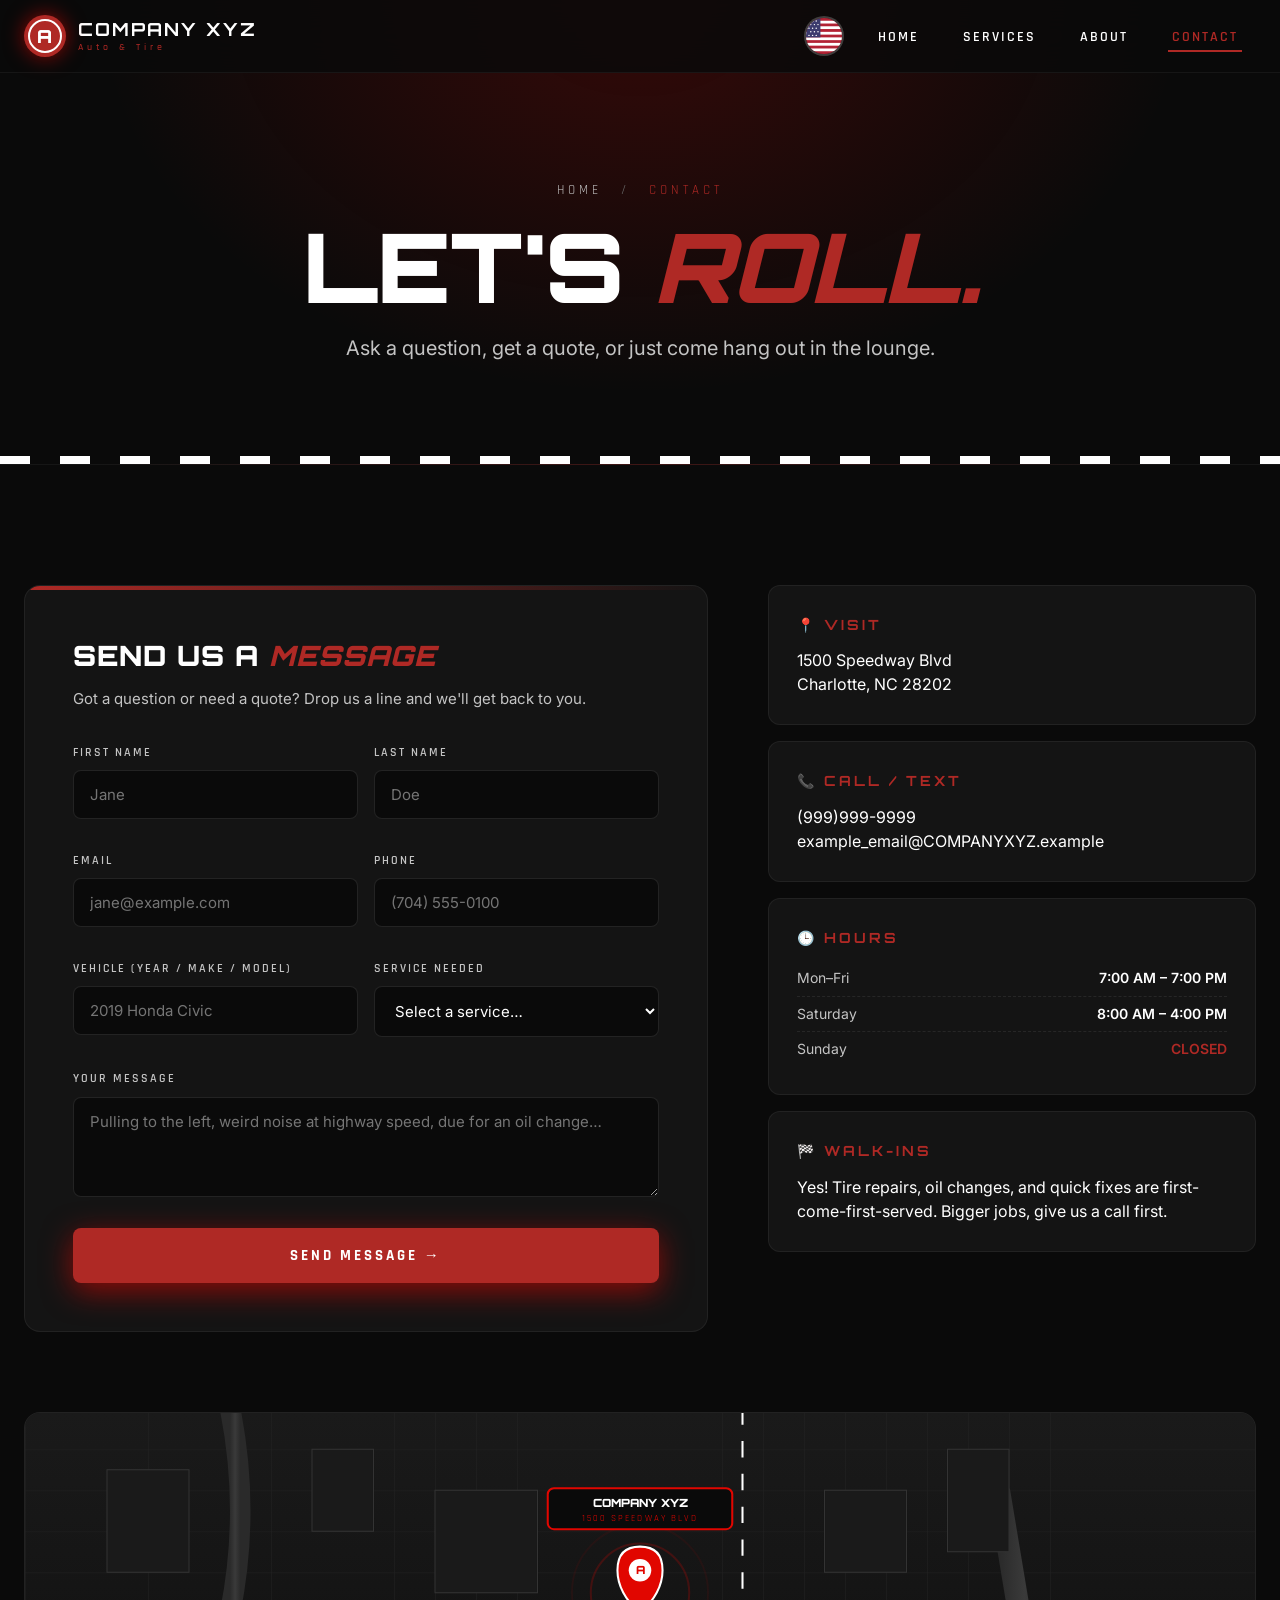
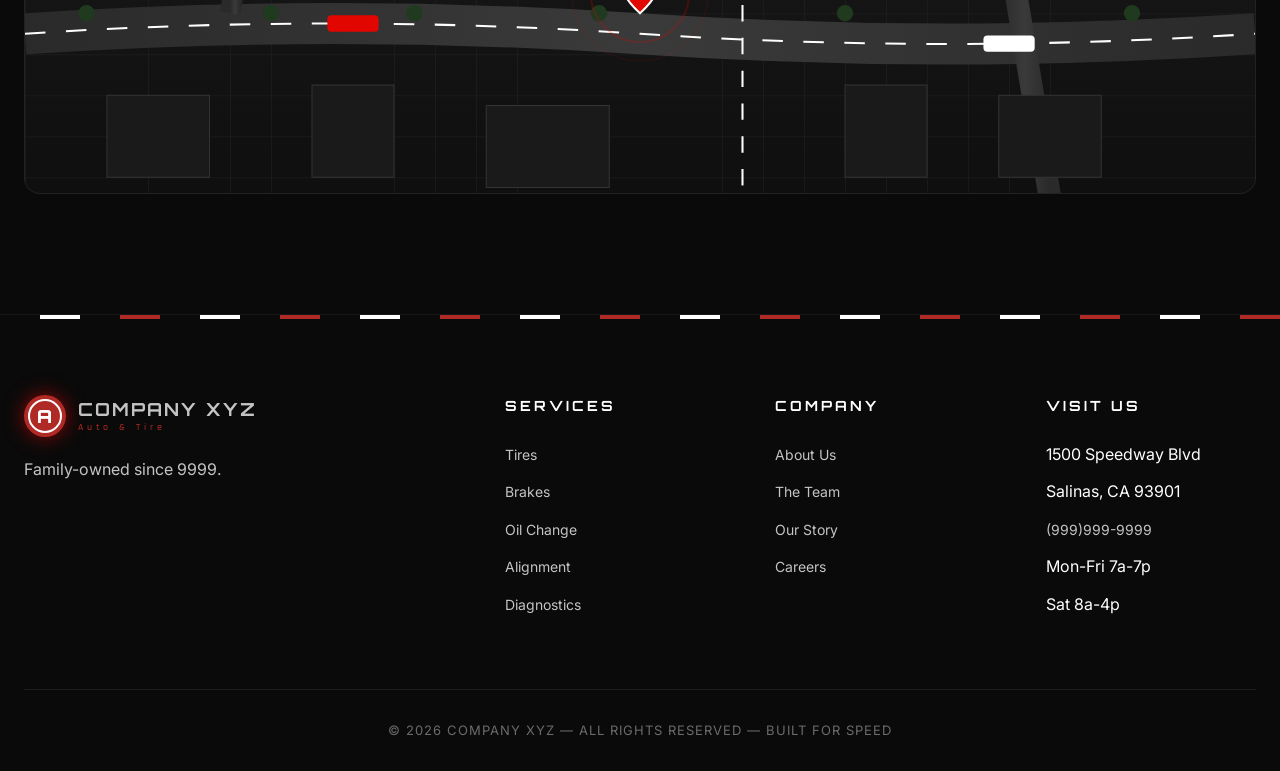
<file: contact.html>
<!DOCTYPE html>
<html lang="en">
<head>
  <meta charset="UTF-8" />
  <meta name="viewport" content="width=device-width, initial-scale=1.0" />
  <title>Contact — COMPANY XYZ</title>
  <meta name="description" content="Find our shop, get in touch with our team. COMPANY XYZ" />
  <link rel="preconnect" href="https://fonts.googleapis.com" />
  <link rel="preconnect" href="https://fonts.gstatic.com" crossorigin />
  <link href="https://fonts.googleapis.com/css2?family=Orbitron:wght@500;700;900&family=Rajdhani:wght@500;600;700&family=Inter:wght@400;500;600&display=swap" rel="stylesheet" />
  <link rel="stylesheet" href="css/style.css" />
  <link rel="stylesheet" href="css/contact.css" />
</head>
<body>

  <!-- NAVBAR -->
  <nav class="navbar" id="navbar">
    <div class="nav-inner">
      <a href="index.html" class="logo">
        <span class="logo-mark"></span>
        <span class="logo-text">
          <strong>COMPANY XYZ</strong>
          <span data-i18n="nav.tagline">Auto & Tire</span>
        </span>
      </a>
      <div class="nav-cluster">
        <button class="lang-toggle" id="langToggle" data-lang="en" aria-label="Switch to Spanish" title="Switch to Spanish">
          <span class="flag flag-us" aria-hidden="true">
            <svg viewBox="0 0 60 60" xmlns="http://www.w3.org/2000/svg">
              <rect width="60" height="60" fill="#B22234"/>
              <rect y="4.6" width="60" height="4.6" fill="#fff"/>
              <rect y="13.8" width="60" height="4.6" fill="#fff"/>
              <rect y="23.1" width="60" height="4.6" fill="#fff"/>
              <rect y="32.3" width="60" height="4.6" fill="#fff"/>
              <rect y="41.5" width="60" height="4.6" fill="#fff"/>
              <rect y="50.8" width="60" height="4.6" fill="#fff"/>
              <rect width="24" height="32.3" fill="#3C3B6E"/>
              <g fill="#fff">
                <circle cx="5" cy="5" r="1.2"/><circle cx="11" cy="5" r="1.2"/><circle cx="17" cy="5" r="1.2"/>
                <circle cx="8" cy="11" r="1.2"/><circle cx="14" cy="11" r="1.2"/><circle cx="20" cy="11" r="1.2"/>
                <circle cx="5" cy="17" r="1.2"/><circle cx="11" cy="17" r="1.2"/><circle cx="17" cy="17" r="1.2"/>
                <circle cx="8" cy="23" r="1.2"/><circle cx="14" cy="23" r="1.2"/><circle cx="20" cy="23" r="1.2"/>
                <circle cx="5" cy="29" r="1.2"/><circle cx="11" cy="29" r="1.2"/><circle cx="17" cy="29" r="1.2"/>
              </g>
            </svg>
          </span>
          <span class="flag flag-mx" aria-hidden="true">
            <svg viewBox="0 0 60 60" xmlns="http://www.w3.org/2000/svg" preserveAspectRatio="xMidYMid slice">
              <rect width="20" height="60" fill="#006847"/>
              <rect x="20" width="20" height="60" fill="#fff"/>
              <rect x="40" width="20" height="60" fill="#CE1126"/>
              <ellipse cx="30" cy="30" rx="4" ry="3" fill="#8B4513"/>
            </svg>
          </span>
        </button>
        <ul class="nav-links" id="navLinks">
          <li><a href="index.html" data-i18n="nav.home">Home</a></li>
          <li><a href="services.html" data-i18n="nav.services">Services</a></li>
          <li><a href="about.html" data-i18n="nav.about">About</a></li>
          <li><a href="contact.html" class="active" data-i18n="nav.contact">Contact</a></li>
        </ul>
        <button class="nav-toggle" id="navToggle" aria-label="Toggle menu">
          <span></span><span></span><span></span>
        </button>
      </div>
    </div>
  </nav>

  <!-- PAGE HEADER -->
  <header class="page-header">
    <div class="speed-lines">
      <div class="speed-line"></div>
      <div class="speed-line"></div>
      <div class="speed-line"></div>
      <div class="speed-line"></div>
    </div>
    <div class="container" style="position: relative; z-index: 2;">
      <div class="breadcrumb">
        <a href="index.html" data-i18n="nav.home">Home</a>
        <span class="sep">/</span>
        <span data-i18n="contact.breadcrumb">Contact</span>
      </div>
      <h1 class="page-title" data-i18n-html="contact.pageTitle"><span style="color: var(--red); font-style: italic;"></span></h1>
      <p class="page-subtitle" data-i18n="contact.pageSubtitle">
      </p>
    </div>
  </header>

  <!-- CONTACT GRID -->
  <section class="section">
    <div class="container">
      <div class="contact-grid">

        <!-- CONTACT FORM -->
        <div class="booking-form reveal reveal-left">
          <div class="form-title" data-i18n-html="contact.form.title"><span style="color: var(--red); font-style: italic;"></span></div>
          <p class="form-subtitle" data-i18n="contact.form.sub"></p>

          <form id="bookingForm" novalidate>
            <div class="form-row">
              <div class="form-group">
                <label for="firstName" data-i18n="contact.form.first"></label>
                <input type="text" id="firstName" name="firstName" required placeholder="Jane" />
              </div>
              <div class="form-group">
                <label for="lastName" data-i18n="contact.form.last"></label>
                <input type="text" id="lastName" name="lastName" required placeholder="Doe" />
              </div>
            </div>

            <div class="form-row">
              <div class="form-group">
                <label for="email" data-i18n="contact.form.email"></label>
                <input type="email" id="email" name="email" required placeholder="jane@example.com" />
              </div>
              <div class="form-group">
                <label for="phone" data-i18n="contact.form.phone"></label>
                <input type="tel" id="phone" name="phone" required placeholder="(704) 555-0100" />
              </div>
            </div>

            <div class="form-row">
              <div class="form-group">
                <label for="vehicle" data-i18n="contact.form.vehicle"></label>
                <input type="text" id="vehicle" name="vehicle" placeholder="2019 Honda Civic" />
              </div>
              <div class="form-group">
                <label for="service" data-i18n="contact.form.service"></label>
                <select id="service" name="service" required>
                  <option value="" data-i18n="contact.form.select.default"></option>
                  <option value="tires" data-i18n="contact.form.select.tires"></option>
                  <option value="brakes" data-i18n="contact.form.select.brakes"></option>
                  <option value="oil" data-i18n="contact.form.select.oil"></option>
                  <option value="alignment" data-i18n="contact.form.select.align"></option>
                  <option value="diagnostics" data-i18n="contact.form.select.diag"></option>
                  <option value="suspension" data-i18n="contact.form.select.susp"></option>
                  <option value="other" data-i18n="contact.form.select.other"></option>
                </select>
              </div>
            </div>

            <div class="form-group">
              <label for="message" data-i18n="contact.form.message"></label>
              <textarea id="message" name="message" data-i18n-placeholder="contact.form.placeholder.message" placeholder="Pulling to the left, weird noise at highway speed, due for an oil change…"></textarea>
            </div>

            <button type="submit" class="form-submit" data-i18n="contact.form.submit">
              Send Message →
            </button>

            <div class="form-success" id="formSuccess">
              <strong data-i18n="contact.form.success.title"></strong>
              <span data-i18n="contact.form.success.text"></span>
            </div>
          </form>
        </div>

        <!-- CONTACT INFO -->
        <div class="contact-info reveal reveal-right">
          <div class="info-card">
            <h4 data-i18n="contact.info.visit.h">📍 Visit</h4>
            <p data-i18n-html="contact.info.visit.p">
              1500 Speedway Blvd<br />
              Charlotte, NC 28202
            </p>
          </div>

          <div class="info-card">
            <h4 data-i18n="contact.info.call.h">📞 Call / Text</h4>
            <p>
              <a href="tel:7045550100">(999)999-9999</a><br />
              <a href="mailto:hello@apexauto.example">example_email@COMPANYXYZ.example</a>
            </p>
          </div>

          <div class="info-card">
            <h4 data-i18n="contact.info.hours.h">🕒 Hours</h4>
            <ul class="hours-list">
              <li><span class="day" data-i18n="contact.info.hours.mf">Mon–Fri</span><span class="time" data-i18n="contact.info.hours.mf.t">7:00 AM – 7:00 PM</span></li>
              <li><span class="day" data-i18n="contact.info.hours.sat">Saturday</span><span class="time" data-i18n="contact.info.hours.sat.t">8:00 AM – 4:00 PM</span></li>
              <li><span class="day" data-i18n="contact.info.hours.sun">Sunday</span><span class="time closed" data-i18n="contact.info.hours.sun.t">CLOSED</span></li>
            </ul>
          </div>

          <div class="info-card">
            <h4 data-i18n="contact.info.walk.h">🏁 Walk-Ins</h4>
            <p data-i18n="contact.info.walk.p">Yes! Tire repairs, oil changes, and quick fixes are first-come-first-served. Bigger jobs, give us a call first.</p>
          </div>
        </div>

      </div>

      <!-- Stylized "map" -->
      <div class="map-wrap reveal">
        <svg viewBox="0 0 1200 380" preserveAspectRatio="xMidYMid slice" class="map-svg">
          <defs>
            <pattern id="grid" width="40" height="40" patternUnits="userSpaceOnUse">
              <path d="M 40 0 L 0 0 0 40" fill="none" stroke="#222" stroke-width="1"/>
            </pattern>
            <linearGradient id="road" x1="0" x2="1" y1="0" y2="0">
              <stop offset="0%" stop-color="#2A2A2A"/>
              <stop offset="50%" stop-color="#3A3A3A"/>
              <stop offset="100%" stop-color="#2A2A2A"/>
            </linearGradient>
          </defs>

          <!-- grid background -->
          <rect width="1200" height="380" fill="url(#grid)"/>

          <!-- Roads -->
          <path d="M 0 220 Q 300 200 600 220 T 1200 220" stroke="url(#road)" stroke-width="40" fill="none"/>
          <path d="M 0 220 Q 300 200 600 220 T 1200 220" stroke="#FFF" stroke-width="2" stroke-dasharray="20 20" fill="none"/>

          <path d="M 700 0 L 700 380" stroke="url(#road)" stroke-width="30" fill="none"/>
          <line x1="700" y1="0" x2="700" y2="380" stroke="#FFF" stroke-width="2" stroke-dasharray="16 16"/>

          <path d="M 200 0 Q 220 100 200 200" stroke="url(#road)" stroke-width="20" fill="none"/>
          <path d="M 950 80 L 1000 380" stroke="url(#road)" stroke-width="22" fill="none"/>

          <!-- Buildings -->
          <g fill="#1A1A1A" stroke="#333" stroke-width="1">
            <rect x="80" y="60" width="80" height="100"/>
            <rect x="280" y="40" width="60" height="80"/>
            <rect x="400" y="80" width="100" height="100"/>
            <rect x="780" y="80" width="80" height="80"/>
            <rect x="900" y="40" width="60" height="100"/>
            <rect x="80" y="280" width="100" height="80"/>
            <rect x="280" y="270" width="80" height="90"/>
            <rect x="450" y="290" width="120" height="80"/>
            <rect x="800" y="270" width="80" height="90"/>
            <rect x="950" y="280" width="100" height="80"/>
          </g>

          <!-- Trees -->
          <g fill="#1F3A1F">
            <circle cx="60" cy="200" r="8"/>
            <circle cx="240" cy="200" r="8"/>
            <circle cx="380" cy="200" r="8"/>
            <circle cx="560" cy="200" r="8"/>
            <circle cx="800" cy="200" r="8"/>
            <circle cx="1080" cy="200" r="8"/>
          </g>

          <!-- COMPANY XYZ shop pin -->
          <g transform="translate(600 180)">
            <!-- pulsing ring -->
            <circle cx="0" cy="0" r="40" fill="none" stroke="#E10600" stroke-width="2" opacity="0.6">
              <animate attributeName="r" values="30;55;30" dur="2.5s" repeatCount="indefinite"/>
              <animate attributeName="opacity" values="0.8;0;0.8" dur="2.5s" repeatCount="indefinite"/>
            </circle>
            <circle cx="0" cy="0" r="50" fill="none" stroke="#E10600" stroke-width="2" opacity="0.3">
              <animate attributeName="r" values="40;70;40" dur="2.5s" repeatCount="indefinite" begin="0.5s"/>
              <animate attributeName="opacity" values="0.6;0;0.6" dur="2.5s" repeatCount="indefinite" begin="0.5s"/>
            </circle>
            <!-- pin body -->
            <path d="M 0 -45 Q -22 -45 -22 -22 Q -22 0 0 20 Q 22 0 22 -22 Q 22 -45 0 -45 Z" fill="#E10600" stroke="#FFF" stroke-width="2"/>
            <circle cx="0" cy="-22" r="11" fill="#FFF"/>
            <text x="0" y="-18" text-anchor="middle" font-family="Orbitron" font-weight="900" font-size="11" fill="#E10600">A</text>
          </g>

          <!-- Label -->
          <g transform="translate(600 100)">
            <rect x="-90" y="-22" width="180" height="40" rx="6" fill="#0A0A0A" stroke="#E10600" stroke-width="2"/>
            <text x="0" y="-4" text-anchor="middle" font-family="Orbitron" font-weight="900" font-size="11" fill="#FFF">COMPANY XYZ</text>
            <text x="0" y="10" text-anchor="middle" font-family="Rajdhani" font-size="9" letter-spacing="2" fill="#E10600">1500 SPEEDWAY BLVD</text>
          </g>

          <!-- moving car -->
          <g>
            <rect x="-25" y="-8" width="50" height="16" rx="4" fill="#E10600">
              <animateMotion dur="6s" repeatCount="indefinite" path="M 0 220 Q 300 200 600 220 T 1200 220"/>
            </rect>
            <rect x="-25" y="-8" width="50" height="16" rx="4" fill="#FFF">
              <animateMotion dur="8s" repeatCount="indefinite" path="M 1200 220 Q 900 240 600 220 T 0 220"/>
            </rect>
          </g>
        </svg>
      </div>
    </div>
  </section>

  <!-- FOOTER -->
  <footer class="footer">
    <div class="container">
      <div class="footer-grid">
        <div class="footer-brand">
          <a href="index.html" class="logo">
            <span class="logo-mark"></span>
            <span class="logo-text">
              <strong>COMPANY XYZ</strong>
              <span data-i18n="nav.tagline">Auto & Tire</span>
            </span>
          </a>
          <p data-i18n="footer.family">Family-owned since 9999.</p>
        </div>
        <div>
          <h4 data-i18n="footer.services">Services</h4>
          <ul>
            <li><a href="services.html" data-i18n="footer.s.tires">Tires</a></li>
            <li><a href="services.html" data-i18n="footer.s.brakes">Brakes</a></li>
            <li><a href="services.html" data-i18n="footer.s.oil">Oil Change</a></li>
            <li><a href="services.html" data-i18n="footer.s.align">Alignment</a></li>
            <li><a href="services.html" data-i18n="footer.s.diag">Diagnostics</a></li>
          </ul>
        </div>
        <div>
          <h4 data-i18n="footer.company">Company</h4>
          <ul>
            <li><a href="about.html" data-i18n="footer.c.about">About Us</a></li>
            <li><a href="about.html" data-i18n="footer.c.team">The Team</a></li>
            <li><a href="about.html" data-i18n="footer.c.story">Our Story</a></li>
            <li><a href="contact.html" data-i18n="footer.c.careers">Careers</a></li>
          </ul>
        </div>
        <div>
          <h4 data-i18n="footer.visit">Visit Us</h4>
          <ul>
            <li>1500 Speedway Blvd</li>
            <li>Salinas, CA 93901</li>
            <li><a href="tel:7045550100">(999)999-9999</a></li>
            <li data-i18n="footer.hours.mf">Mon-Fri 7a-7p</li>
            <li data-i18n="footer.hours.sat">Sat 8a-4p</li>
          </ul>
        </div>
      </div>
      <div class="footer-bottom" data-i18n="footer.bottom">
        © 2026 COMPANY XYZ — ALL RIGHTS RESERVED — BUILT FOR SPEED
      </div>
    </div>
  </footer>

  <script src="js/translations.js"></script>
  <script src="js/main.js"></script>
</body>
</html>
</file>
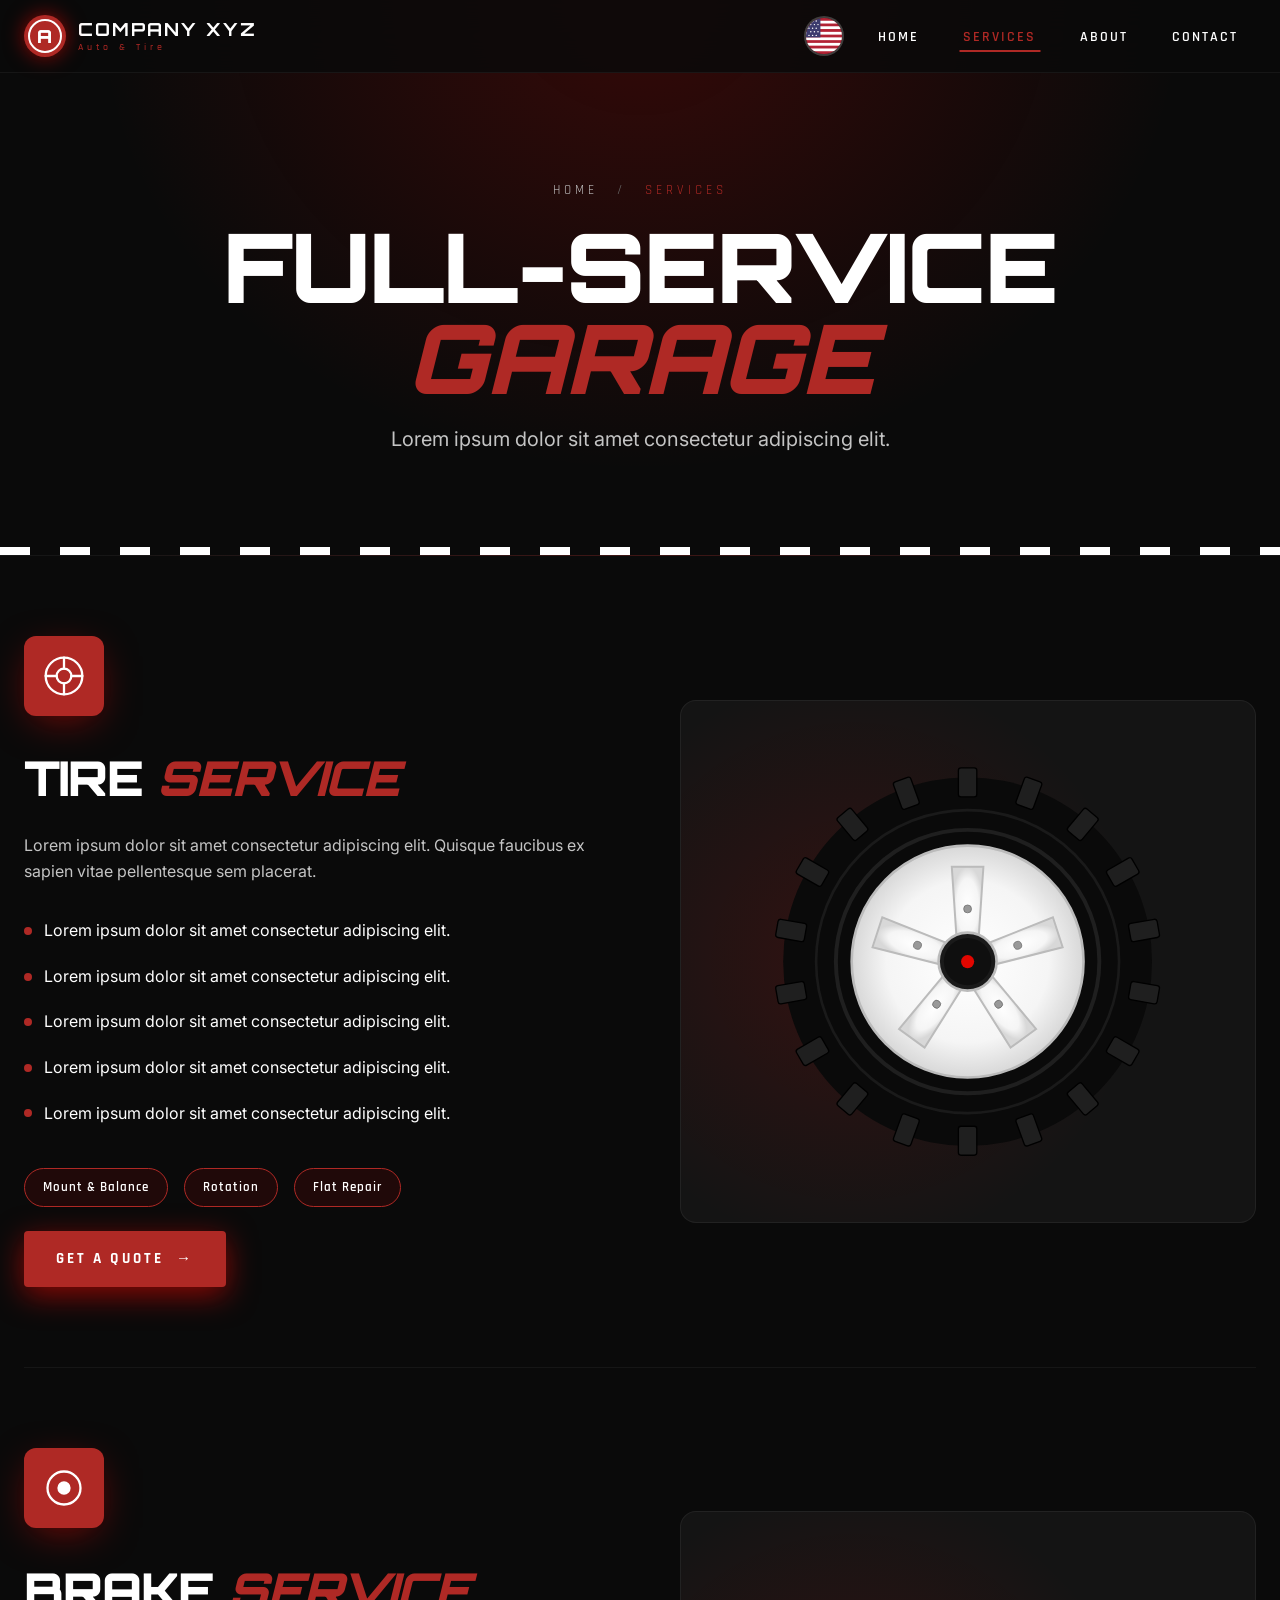
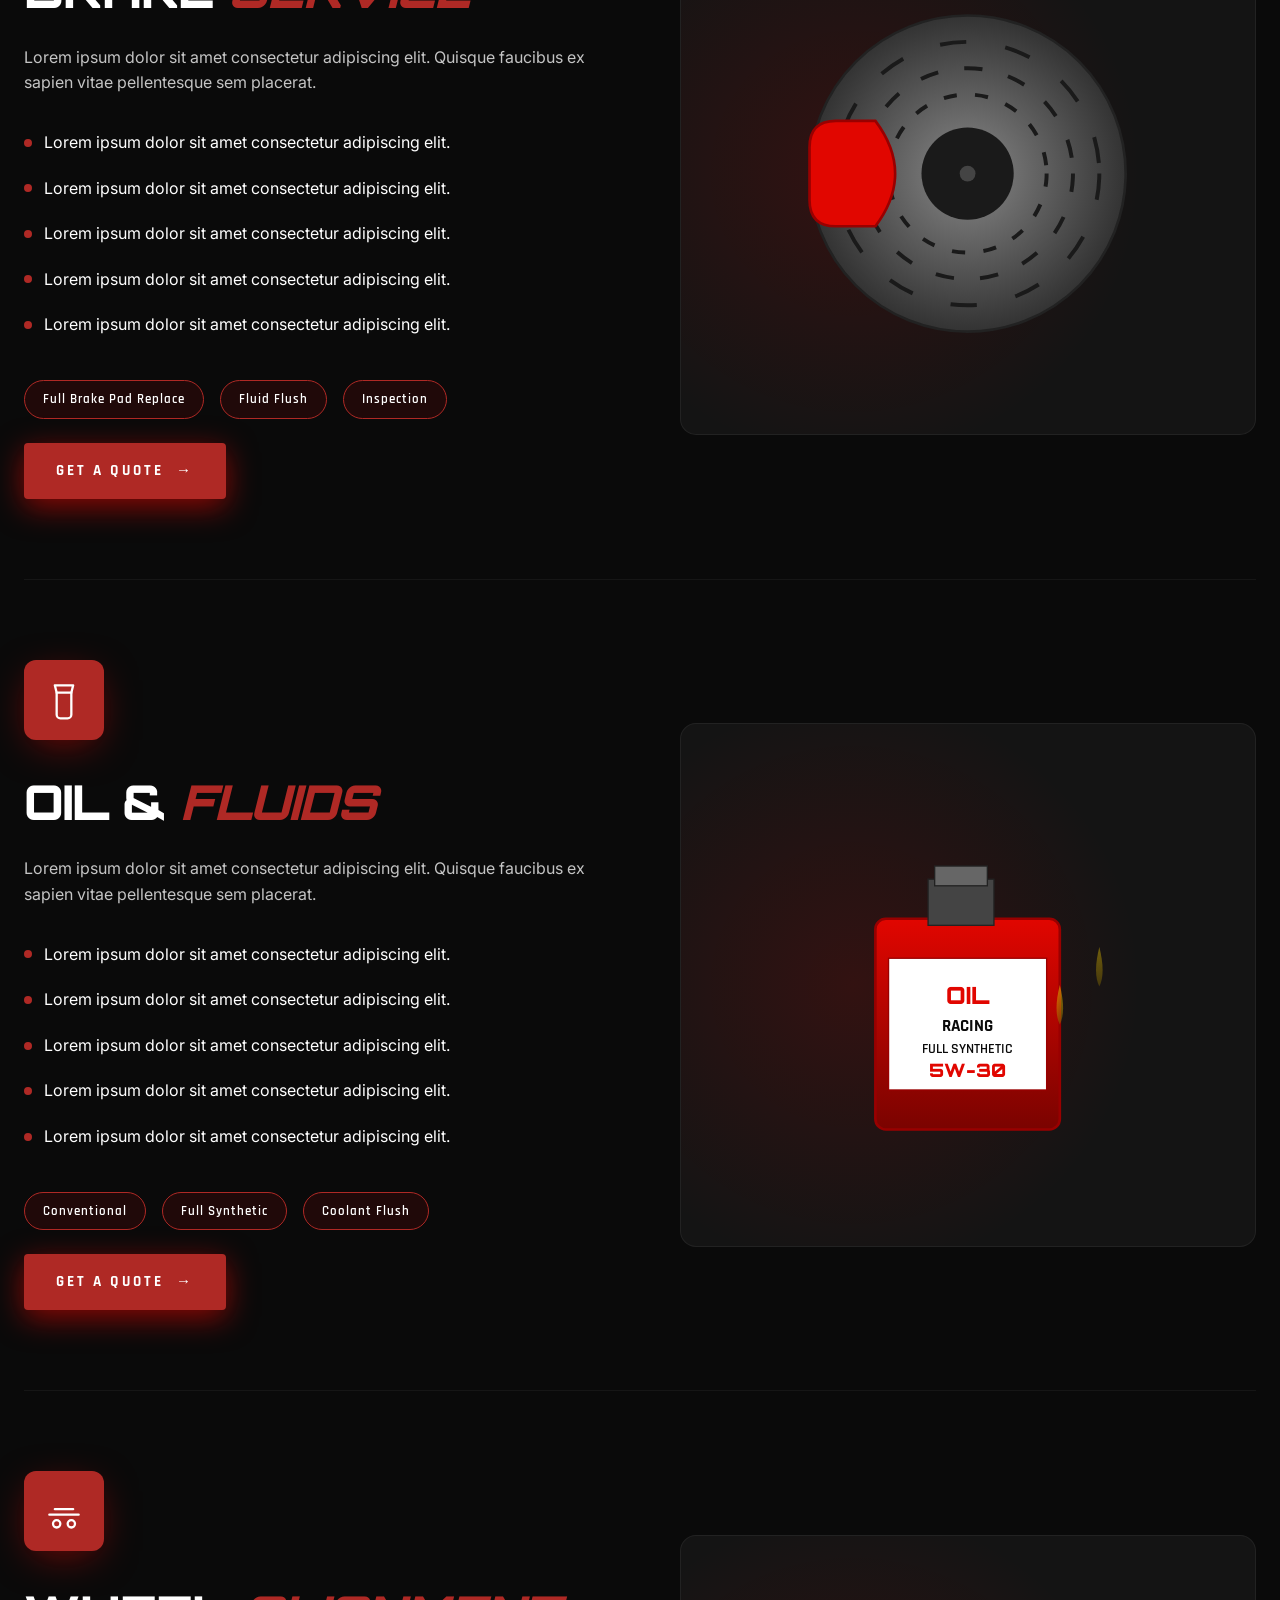
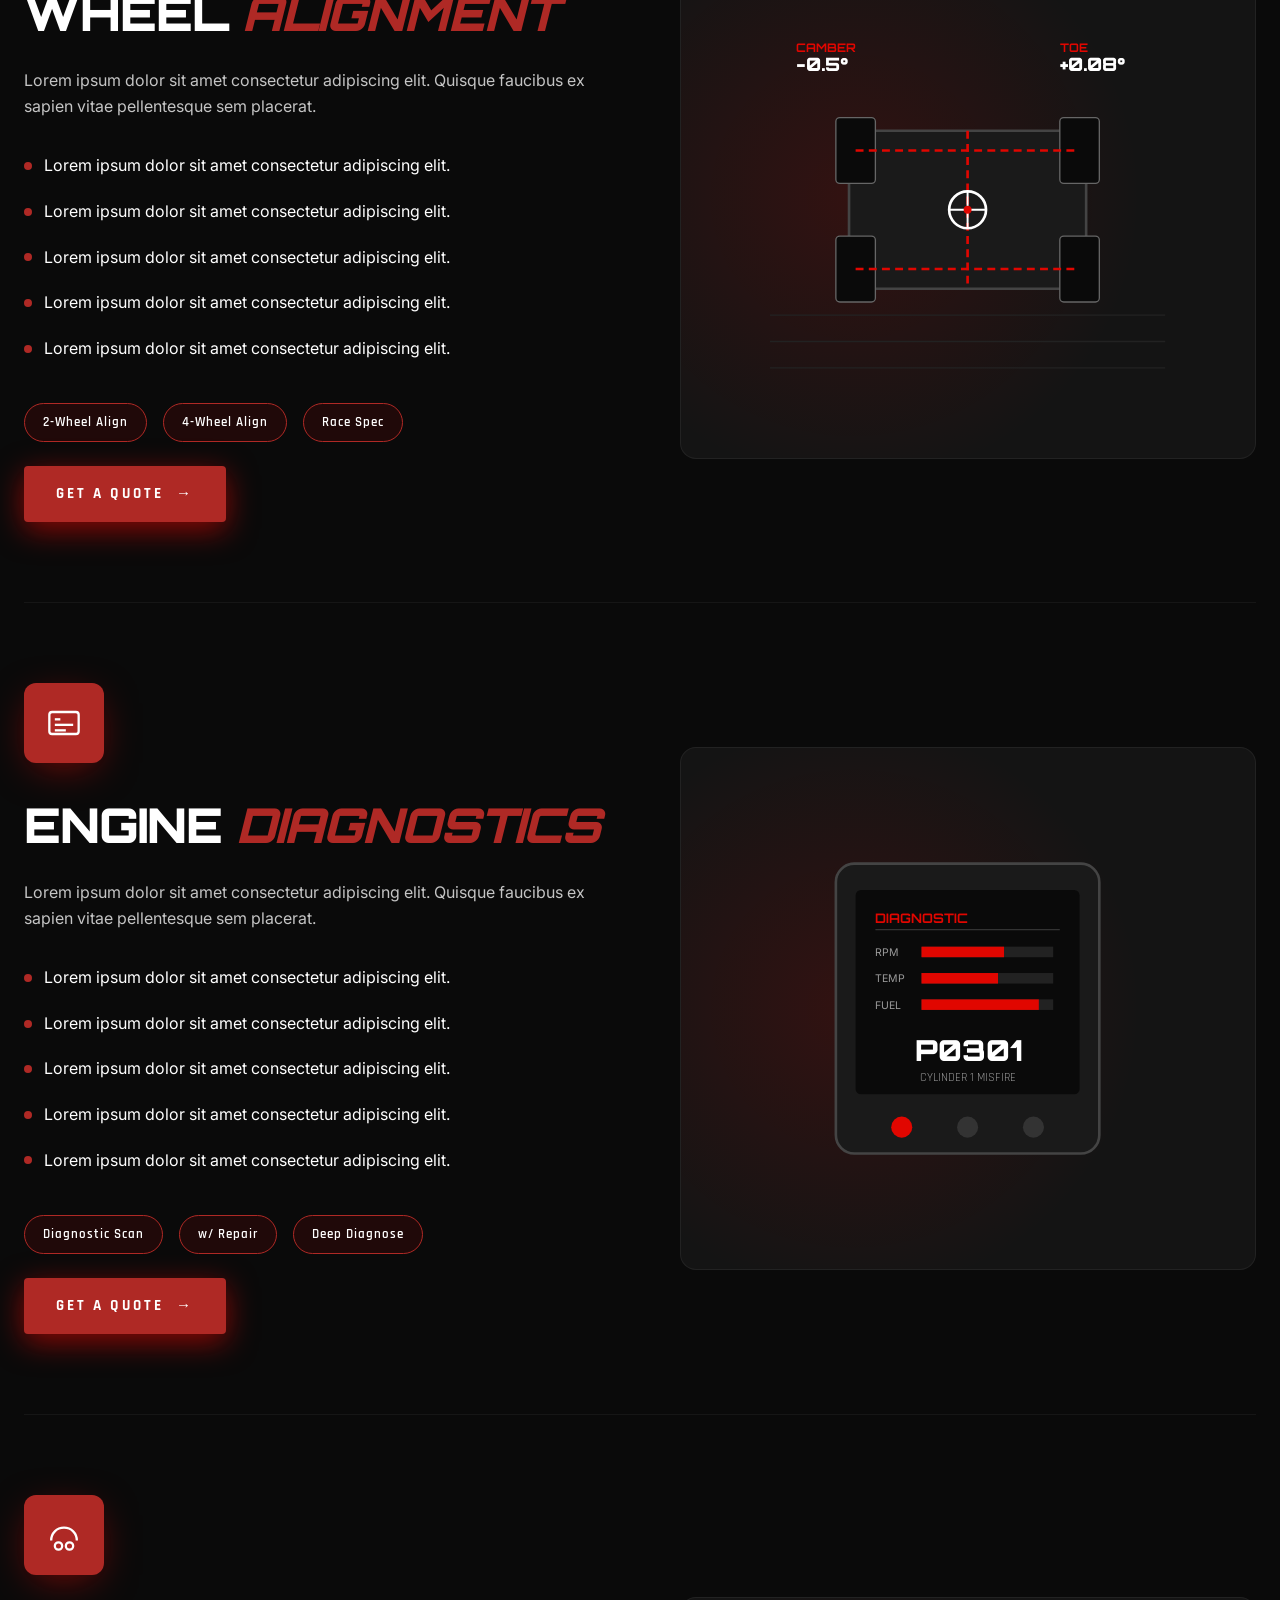
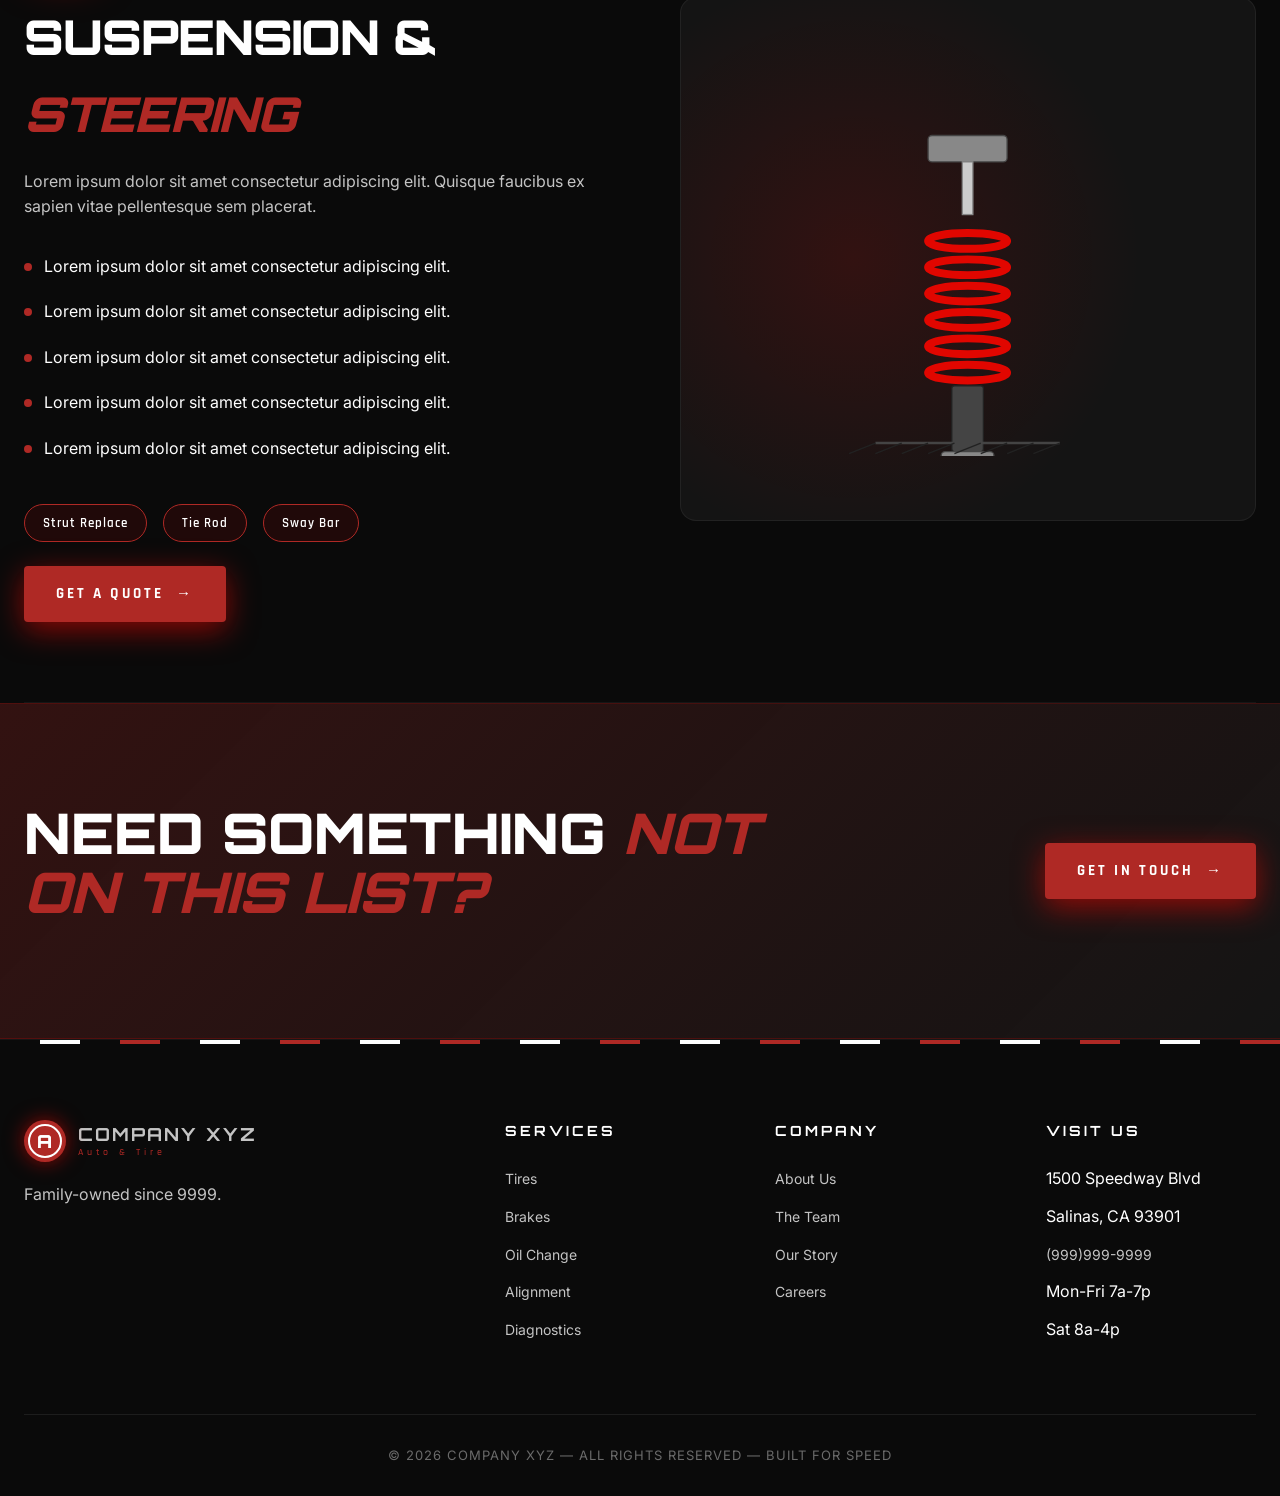
<file: services.html>
<!DOCTYPE html>
<html lang="en">
<head>
  <meta charset="UTF-8" />
  <meta name="viewport" content="width=device-width, initial-scale=1.0" />
  <title>Services — COMPANY XYZ</title>
  <meta name="description" content="Comprehensive auto repair and tire services. Mounting, brakes, alignment, diagnostics, and more." />
  <link rel="preconnect" href="https://fonts.googleapis.com" />
  <link rel="preconnect" href="https://fonts.gstatic.com" crossorigin />
  <link href="https://fonts.googleapis.com/css2?family=Orbitron:wght@500;700;900&family=Rajdhani:wght@500;600;700&family=Inter:wght@400;500;600&display=swap" rel="stylesheet" />
  <link rel="stylesheet" href="css/style.css" />
  <link rel="stylesheet" href="css/services.css" />
</head>
<body>

  <!-- ============= NAVBAR ============= -->
  <nav class="navbar" id="navbar">
    <div class="nav-inner">
      <a href="index.html" class="logo">
        <span class="logo-mark"></span>
        <span class="logo-text">
          <strong>COMPANY XYZ</strong>
          <span data-i18n="nav.tagline">Auto & Tire</span>
        </span>
      </a>
      <div class="nav-cluster">
        <button class="lang-toggle" id="langToggle" data-lang="en" aria-label="Switch to Spanish" title="Switch to Spanish">
          <span class="flag flag-us" aria-hidden="true">
            <svg viewBox="0 0 60 60" xmlns="http://www.w3.org/2000/svg">
              <rect width="60" height="60" fill="#B22234"/>
              <rect y="4.6" width="60" height="4.6" fill="#fff"/>
              <rect y="13.8" width="60" height="4.6" fill="#fff"/>
              <rect y="23.1" width="60" height="4.6" fill="#fff"/>
              <rect y="32.3" width="60" height="4.6" fill="#fff"/>
              <rect y="41.5" width="60" height="4.6" fill="#fff"/>
              <rect y="50.8" width="60" height="4.6" fill="#fff"/>
              <rect width="24" height="32.3" fill="#3C3B6E"/>
              <g fill="#fff">
                <circle cx="5" cy="5" r="1.2"/><circle cx="11" cy="5" r="1.2"/><circle cx="17" cy="5" r="1.2"/>
                <circle cx="8" cy="11" r="1.2"/><circle cx="14" cy="11" r="1.2"/><circle cx="20" cy="11" r="1.2"/>
                <circle cx="5" cy="17" r="1.2"/><circle cx="11" cy="17" r="1.2"/><circle cx="17" cy="17" r="1.2"/>
                <circle cx="8" cy="23" r="1.2"/><circle cx="14" cy="23" r="1.2"/><circle cx="20" cy="23" r="1.2"/>
                <circle cx="5" cy="29" r="1.2"/><circle cx="11" cy="29" r="1.2"/><circle cx="17" cy="29" r="1.2"/>
              </g>
            </svg>
          </span>
          <span class="flag flag-mx" aria-hidden="true">
            <svg viewBox="0 0 60 60" xmlns="http://www.w3.org/2000/svg" preserveAspectRatio="xMidYMid slice">
              <rect width="20" height="60" fill="#006847"/>
              <rect x="20" width="20" height="60" fill="#fff"/>
              <rect x="40" width="20" height="60" fill="#CE1126"/>
              <ellipse cx="30" cy="30" rx="4" ry="3" fill="#8B4513"/>
            </svg>
          </span>
        </button>
        <ul class="nav-links" id="navLinks">
          <li><a href="index.html" data-i18n="nav.home">Home</a></li>
          <li><a href="services.html" class="active" data-i18n="nav.services">Services</a></li>
          <li><a href="about.html" data-i18n="nav.about">About</a></li>
          <li><a href="contact.html" data-i18n="nav.contact">Contact</a></li>
        </ul>
        <button class="nav-toggle" id="navToggle" aria-label="Toggle menu">
          <span></span><span></span><span></span>
        </button>
      </div>
    </div>
  </nav>

  <!-- ============= PAGE HEADER ============= -->
  <header class="page-header">
    <div class="speed-lines">
      <div class="speed-line"></div>
      <div class="speed-line"></div>
      <div class="speed-line"></div>
      <div class="speed-line"></div>
      <div class="speed-line"></div>
    </div>
    <div class="container" style="position: relative; z-index: 2;">
      <div class="breadcrumb">
        <a href="index.html" data-i18n="nav.home"></a>
        <span class="sep">/</span>
        <span data-i18n="srv.breadcrumb"></span>
      </div>
      <h1 class="page-title" data-i18n-html="srv.pageTitle"><span style="color: var(--red); font-style: italic;"></span></h1>
      <p class="page-subtitle" data-i18n="srv.pageSubtitle">
      </p>
    </div>
  </header>

  <!-- ============= SERVICE DETAILS ============= -->
  <section style="background: var(--black);">
    <div class="container">

      <!-- TIRES -->
      <div class="service-detail reveal">
        <div>
          <div class="service-detail-icon">
            <svg viewBox="0 0 48 48" width="44" height="44" fill="none" stroke="currentColor" stroke-width="2.5" stroke-linecap="round">
              <circle cx="24" cy="24" r="20"/>
              <circle cx="24" cy="24" r="8"/>
              <line x1="24" y1="4" x2="24" y2="16"/>
              <line x1="24" y1="32" x2="24" y2="44"/>
              <line x1="4" y1="24" x2="16" y2="24"/>
              <line x1="32" y1="24" x2="44" y2="24"/>
            </svg>
          </div>
          <h3 data-i18n-html="srv.tire.h">Tire <span class="accent">Service</span></h3>
          <p data-i18n="srv.tire.p">
          </p>
          <ul class="service-features">
            <li data-i18n="srv.tire.f1"></li>
            <li data-i18n="srv.tire.f2"></li>
            <li data-i18n="srv.tire.f3"></li>
            <li data-i18n="srv.tire.f4"></li>
            <li data-i18n="srv.tire.f5"></li>
          </ul>
          <div class="price-row">
            <span class="price-pill"><span data-i18n="srv.tire.p1"></span></span>
            <span class="price-pill"><span data-i18n="srv.tire.p2"></span></span>
            <span class="price-pill"><span data-i18n="srv.tire.p3"></span></span>
          </div>
          <a href="contact.html" class="btn btn-primary"><span data-i18n="srv.quote"></span> <span class="arrow">→</span></a>
        </div>
        <div class="service-img">
          <svg viewBox="0 0 300 300" xmlns="http://www.w3.org/2000/svg">
            <defs>
              <radialGradient id="rim1" cx="50%" cy="50%" r="50%">
                <stop offset="0%" stop-color="#FFFFFF"/>
                <stop offset="70%" stop-color="#F5F5F5"/>
                <stop offset="100%" stop-color="#D8D8D8"/>
              </radialGradient>
            </defs>
            <g style="transform-origin: 150px 150px; animation: tire-spin 18s linear infinite;">
              <!-- Outer tire body -->
              <circle cx="150" cy="150" r="140" fill="#0A0A0A"/>

              <!-- Chunky mud-terrain tread lugs around the outer edge -->
              <g fill="#1F1F1F" stroke="#000" stroke-width="1">
                <rect x="143" y="3" width="14" height="22" rx="2"/>
                <rect x="143" y="3" width="14" height="22" rx="2" transform="rotate(20 150 150)"/>
                <rect x="143" y="3" width="14" height="22" rx="2" transform="rotate(40 150 150)"/>
                <rect x="143" y="3" width="14" height="22" rx="2" transform="rotate(60 150 150)"/>
                <rect x="143" y="3" width="14" height="22" rx="2" transform="rotate(80 150 150)"/>
                <rect x="143" y="3" width="14" height="22" rx="2" transform="rotate(100 150 150)"/>
                <rect x="143" y="3" width="14" height="22" rx="2" transform="rotate(120 150 150)"/>
                <rect x="143" y="3" width="14" height="22" rx="2" transform="rotate(140 150 150)"/>
                <rect x="143" y="3" width="14" height="22" rx="2" transform="rotate(160 150 150)"/>
                <rect x="143" y="3" width="14" height="22" rx="2" transform="rotate(180 150 150)"/>
                <rect x="143" y="3" width="14" height="22" rx="2" transform="rotate(200 150 150)"/>
                <rect x="143" y="3" width="14" height="22" rx="2" transform="rotate(220 150 150)"/>
                <rect x="143" y="3" width="14" height="22" rx="2" transform="rotate(240 150 150)"/>
                <rect x="143" y="3" width="14" height="22" rx="2" transform="rotate(260 150 150)"/>
                <rect x="143" y="3" width="14" height="22" rx="2" transform="rotate(280 150 150)"/>
                <rect x="143" y="3" width="14" height="22" rx="2" transform="rotate(300 150 150)"/>
                <rect x="143" y="3" width="14" height="22" rx="2" transform="rotate(320 150 150)"/>
                <rect x="143" y="3" width="14" height="22" rx="2" transform="rotate(340 150 150)"/>
              </g>

              <!-- Subtle sidewall accent rings -->
              <circle cx="150" cy="150" r="115" fill="none" stroke="#1A1A1A" stroke-width="2"/>
              <circle cx="150" cy="150" r="100" fill="none" stroke="#1F1F1F" stroke-width="3"/>

              <!-- White wheel base -->
              <circle cx="150" cy="150" r="88" fill="url(#rim1)" stroke="#BBB" stroke-width="2"/>

              <!-- 5 chunky white spokes -->
              <g fill="url(#rim1)" stroke="#BBB" stroke-width="1.5">
                <path d="M 138 78 L 162 78 L 158 138 L 142 138 Z"/>
                <path d="M 138 78 L 162 78 L 158 138 L 142 138 Z" transform="rotate(72 150 150)"/>
                <path d="M 138 78 L 162 78 L 158 138 L 142 138 Z" transform="rotate(144 150 150)"/>
                <path d="M 138 78 L 162 78 L 158 138 L 142 138 Z" transform="rotate(216 150 150)"/>
                <path d="M 138 78 L 162 78 L 158 138 L 142 138 Z" transform="rotate(288 150 150)"/>
              </g>

              <!-- Lug nut details on each spoke -->
              <g fill="#999" stroke="#666" stroke-width="0.5">
                <circle cx="150" cy="110" r="3"/>
                <circle cx="150" cy="110" r="3" transform="rotate(72 150 150)"/>
                <circle cx="150" cy="110" r="3" transform="rotate(144 150 150)"/>
                <circle cx="150" cy="110" r="3" transform="rotate(216 150 150)"/>
                <circle cx="150" cy="110" r="3" transform="rotate(288 150 150)"/>
              </g>

              <!-- Dark center hub cap -->
              <circle cx="150" cy="150" r="22" fill="#1A1A1A" stroke="#BBB" stroke-width="2"/>
              <circle cx="150" cy="150" r="18" fill="#0F0F0F"/>
              <circle cx="150" cy="150" r="5" fill="#E10600"/>
            </g>
          </svg>
        </div>
      </div>

      <!-- BRAKES -->
      <div class="service-detail reverse reveal">
        <div>
          <div class="service-detail-icon">
            <svg viewBox="0 0 48 48" width="44" height="44" fill="none" stroke="currentColor" stroke-width="2.5">
              <circle cx="24" cy="24" r="18"/>
              <circle cx="24" cy="24" r="6" fill="currentColor"/>
            </svg>
          </div>
          <h3 data-i18n-html="srv.brake.h"><span class="accent"></span></h3>
          <p data-i18n="srv.brake.p">
          </p>
          <ul class="service-features">
            <li data-i18n="srv.brake.f1"></li>
            <li data-i18n="srv.brake.f2"></li>
            <li data-i18n="srv.brake.f3"></li>
            <li data-i18n="srv.brake.f4"></li>
            <li data-i18n="srv.brake.f5"></li>
          </ul>
          <div class="price-row">
            <span class="price-pill" data-i18n="srv.brake.p1"></span>
            <span class="price-pill" data-i18n="srv.brake.p2"></span>
            <span class="price-pill" data-i18n="srv.brake.p3"></span>
          </div>
          <a href="contact.html" class="btn btn-primary"><span data-i18n="srv.quote"></span> <span class="arrow">→</span></a>
        </div>
        <div class="service-img">
          <svg viewBox="0 0 300 300" xmlns="http://www.w3.org/2000/svg">
            <defs>
              <radialGradient id="brakeDisc" cx="50%" cy="50%" r="50%">
                <stop offset="0%" stop-color="#888"/>
                <stop offset="100%" stop-color="#333"/>
              </radialGradient>
            </defs>
            <!-- disc -->
            <circle cx="150" cy="150" r="120" fill="url(#brakeDisc)" stroke="#222" stroke-width="2"/>
            <!-- vent slots -->
            <g stroke="#1A1A1A" stroke-width="3" fill="none" style="animation: tire-spin 25s linear infinite; transform-origin: 150px 150px;">
              <circle cx="150" cy="150" r="100" stroke-dasharray="20 30"/>
              <circle cx="150" cy="150" r="80" stroke-dasharray="14 20"/>
              <circle cx="150" cy="150" r="60" stroke-dasharray="10 14"/>
            </g>
            <!-- center -->
            <circle cx="150" cy="150" r="35" fill="#1A1A1A"/>
            <circle cx="150" cy="150" r="6" fill="#444"/>
            <!-- caliper (red) -->
            <path d="M 50 110 Q 30 110 30 130 L 30 170 Q 30 190 50 190 L 80 190 Q 95 170 95 150 Q 95 130 80 110 Z" fill="#E10600" stroke="#990000" stroke-width="2"/>
          </svg>
        </div>
      </div>

      <!-- OIL & FLUIDS -->
      <div class="service-detail reveal">
        <div>
          <div class="service-detail-icon">
            <svg viewBox="0 0 48 48" width="44" height="44" fill="none" stroke="currentColor" stroke-width="2.5" stroke-linecap="round" stroke-linejoin="round">
              <path d="M14 8h20l-2 8h-16z"/>
              <path d="M16 16v24a4 4 0 004 4h8a4 4 0 004-4V16"/>
            </svg>
          </div>
          <h3 data-i18n-html="srv.oil.h"><span class="accent"></span></h3>
          <p data-i18n="srv.oil.p">
          </p>
          <ul class="service-features">
            <li data-i18n="srv.oil.f1"></li>
            <li data-i18n="srv.oil.f2"></li>
            <li data-i18n="srv.oil.f3"></li>
            <li data-i18n="srv.oil.f4"></li>
            <li data-i18n="srv.oil.f5"></li>
          </ul>
          <div class="price-row">
            <span class="price-pill" data-i18n="srv.oil.p1"></span>
            <span class="price-pill" data-i18n="srv.oil.p2"></span>
            <span class="price-pill" data-i18n="srv.oil.p3"></span>
          </div>
          <a href="contact.html" class="btn btn-primary"><span data-i18n="srv.quote"></span> <span class="arrow">→</span></a>
        </div>
        <div class="service-img">
          <svg viewBox="0 0 300 300" xmlns="http://www.w3.org/2000/svg">
            <defs>
              <linearGradient id="oilCan" x1="0" x2="0" y1="0" y2="1">
                <stop offset="0%" stop-color="#E10600"/>
                <stop offset="100%" stop-color="#7A0300"/>
              </linearGradient>
              <linearGradient id="oilDrop" x1="0" x2="0" y1="0" y2="1">
                <stop offset="0%" stop-color="#FFD700"/>
                <stop offset="100%" stop-color="#8B6F00"/>
              </linearGradient>
            </defs>
            <!-- Can body -->
            <rect x="80" y="100" width="140" height="160" rx="8" fill="url(#oilCan)" stroke="#990000" stroke-width="2"/>
            <!-- Can top -->
            <rect x="120" y="70" width="50" height="35" fill="#444" stroke="#222"/>
            <rect x="125" y="60" width="40" height="15" fill="#666" stroke="#222"/>
            <!-- Label -->
            <rect x="90" y="130" width="120" height="100" fill="#FFF" stroke="#990000"/>
            <text x="150" y="165" text-anchor="middle" font-family="Orbitron" font-weight="900" font-size="18" fill="#E10600">OIL</text>
            <text x="150" y="185" text-anchor="middle" font-family="Rajdhani" font-weight="700" font-size="13" fill="#0A0A0A">RACING</text>
            <text x="150" y="202" text-anchor="middle" font-family="Rajdhani" font-weight="600" font-size="11" fill="#0A0A0A">FULL SYNTHETIC</text>
            <text x="150" y="220" text-anchor="middle" font-family="Orbitron" font-weight="900" font-size="14" fill="#E10600">5W-30</text>

            <!-- Oil drops dripping -->
            <g style="animation: tire-spin 0s; transform-origin: 0 0;">
              <path d="M 250 110 Q 245 130 250 140 Q 255 130 250 110 Z" fill="url(#oilDrop)">
                <animate attributeName="opacity" values="0;1;0" dur="2s" repeatCount="indefinite"/>
                <animateTransform attributeName="transform" type="translate" values="0 0; 0 30; 0 60" dur="2s" repeatCount="indefinite"/>
              </path>
              <path d="M 220 90 Q 215 110 220 120 Q 225 110 220 90 Z" fill="url(#oilDrop)" opacity="0.8">
                <animate attributeName="opacity" values="0;1;0" dur="2.5s" begin="0.5s" repeatCount="indefinite"/>
                <animateTransform attributeName="transform" type="translate" values="0 0; 0 40; 0 80" dur="2.5s" begin="0.5s" repeatCount="indefinite"/>
              </path>
            </g>
          </svg>
        </div>
      </div>

      <!-- ALIGNMENT -->
      <div class="service-detail reverse reveal">
        <div>
          <div class="service-detail-icon">
            <svg viewBox="0 0 48 48" width="44" height="44" fill="none" stroke="currentColor" stroke-width="2.5" stroke-linecap="round">
              <path d="M8 28h32"/>
              <path d="M14 22h20"/>
              <circle cx="16" cy="38" r="4"/>
              <circle cx="32" cy="38" r="4"/>
            </svg>
          </div>
          <h3 data-i18n-html="srv.align.h">Wheel <span class="accent">Alignment</span></h3>
          <p data-i18n="srv.align.p">
          </p>
          <ul class="service-features">
            <li data-i18n="srv.align.f1"></li>
            <li data-i18n="srv.align.f2"></li>
            <li data-i18n="srv.align.f3"></li>
            <li data-i18n="srv.align.f4"></li>
            <li data-i18n="srv.align.f5"></li>
          </ul>
          <div class="price-row">
            <span class="price-pill" data-i18n="srv.align.p1"></span>
            <span class="price-pill" data-i18n="srv.align.p2"></span>
            <span class="price-pill" data-i18n="srv.align.p3"></span>
          </div>
          <a href="contact.html" class="btn btn-primary"><span data-i18n="srv.quote"></span> <span class="arrow">→</span></a>
        </div>
        <div class="service-img">
          <svg viewBox="0 0 300 300" xmlns="http://www.w3.org/2000/svg">
            <!-- floor grid -->
            <g stroke="#222" stroke-width="1">
              <line x1="0" y1="240" x2="300" y2="240"/>
              <line x1="0" y1="260" x2="300" y2="260"/>
              <line x1="0" y1="280" x2="300" y2="280"/>
            </g>
            <!-- car bottom view -->
            <g transform="translate(60 80)">
              <rect x="0" y="20" width="180" height="120" rx="20" fill="#1A1A1A" stroke="#444" stroke-width="2"/>
              <!-- wheels -->
              <rect x="-10" y="10" width="30" height="50" rx="3" fill="#0A0A0A" stroke="#666"/>
              <rect x="160" y="10" width="30" height="50" rx="3" fill="#0A0A0A" stroke="#666"/>
              <rect x="-10" y="100" width="30" height="50" rx="3" fill="#0A0A0A" stroke="#666"/>
              <rect x="160" y="100" width="30" height="50" rx="3" fill="#0A0A0A" stroke="#666"/>
              <!-- alignment lines -->
              <line x1="5" y1="35" x2="175" y2="35" stroke="#E10600" stroke-width="2" stroke-dasharray="6 4"/>
              <line x1="5" y1="125" x2="175" y2="125" stroke="#E10600" stroke-width="2" stroke-dasharray="6 4"/>
              <line x1="90" y1="20" x2="90" y2="140" stroke="#E10600" stroke-width="2" stroke-dasharray="6 4"/>
              <!-- crosshair -->
              <circle cx="90" cy="80" r="14" fill="none" stroke="#FFF" stroke-width="2"/>
              <line x1="76" y1="80" x2="104" y2="80" stroke="#FFF" stroke-width="1.5"/>
              <line x1="90" y1="66" x2="90" y2="94" stroke="#FFF" stroke-width="1.5"/>
              <circle cx="90" cy="80" r="3" fill="#E10600"/>
            </g>
            <!-- measurement readouts -->
            <g font-family="Orbitron" fill="#FFF">
              <text x="20" y="40" font-size="9" fill="#E10600" font-weight="700">CAMBER</text>
              <text x="20" y="55" font-size="14" font-weight="900">-0.5°</text>
              <text x="220" y="40" font-size="9" fill="#E10600" font-weight="700">TOE</text>
              <text x="220" y="55" font-size="14" font-weight="900">+0.08°</text>
            </g>
          </svg>
        </div>
      </div>

      <!-- DIAGNOSTICS -->
      <div class="service-detail reveal">
        <div>
          <div class="service-detail-icon">
            <svg viewBox="0 0 48 48" width="44" height="44" fill="none" stroke="currentColor" stroke-width="2.5">
              <rect x="8" y="12" width="32" height="24" rx="3"/>
              <line x1="14" y1="20" x2="20" y2="20"/>
              <line x1="14" y1="26" x2="34" y2="26"/>
              <line x1="14" y1="32" x2="26" y2="32"/>
            </svg>
          </div>
          <h3 data-i18n-html="srv.diag.h">Engine <span class="accent">Diagnostics</span></h3>
          <p data-i18n="srv.diag.p">
          </p>
          <ul class="service-features">
            <li data-i18n="srv.diag.f1"></li>
            <li data-i18n="srv.diag.f2"></li>
            <li data-i18n="srv.diag.f3"></li>
            <li data-i18n="srv.diag.f4"></li>
            <li data-i18n="srv.diag.f5"></li>
          </ul>
          <div class="price-row">
            <span class="price-pill" data-i18n="srv.diag.p1">Diagnostic Scan</span>
            <span class="price-pill" data-i18n="srv.diag.p2">w/ Repair</span>
            <span class="price-pill" data-i18n="srv.diag.p3">Deep Diagnose</span>
          </div>
          <a href="contact.html" class="btn btn-primary"><span data-i18n="srv.quote">Get a Quote</span> <span class="arrow">→</span></a>
        </div>
        <div class="service-img">
          <svg viewBox="0 0 300 300" xmlns="http://www.w3.org/2000/svg">
            <!-- Diagnostic tablet -->
            <rect x="50" y="40" width="200" height="220" rx="14" fill="#1A1A1A" stroke="#444" stroke-width="2"/>
            <rect x="65" y="60" width="170" height="155" rx="4" fill="#0A0A0A"/>
            <!-- Screen content -->
            <text x="80" y="85" font-family="Orbitron" font-size="10" font-weight="700" fill="#E10600">DIAGNOSTIC</text>
            <line x1="80" y1="90" x2="220" y2="90" stroke="#333"/>
            <!-- Bars -->
            <g font-family="Inter" font-size="8" fill="#999">
              <text x="80" y="110">RPM</text>
              <rect x="115" y="103" width="100" height="8" fill="#222"/>
              <rect x="115" y="103" width="75" height="8" fill="#E10600">
                <animate attributeName="width" values="50;90;75;60;75" dur="3s" repeatCount="indefinite"/>
              </rect>

              <text x="80" y="130">TEMP</text>
              <rect x="115" y="123" width="100" height="8" fill="#222"/>
              <rect x="115" y="123" width="60" height="8" fill="#E10600">
                <animate attributeName="width" values="40;65;60;55;60" dur="4s" repeatCount="indefinite"/>
              </rect>

              <text x="80" y="150">FUEL</text>
              <rect x="115" y="143" width="100" height="8" fill="#222"/>
              <rect x="115" y="143" width="85" height="8" fill="#E10600">
                <animate attributeName="width" values="70;90;85" dur="5s" repeatCount="indefinite"/>
              </rect>
            </g>
            <!-- Big readout -->
            <text x="150" y="190" text-anchor="middle" font-family="Orbitron" font-weight="900" font-size="22" fill="#FFF">P0301</text>
            <text x="150" y="205" text-anchor="middle" font-family="Rajdhani" font-size="9" fill="#999">CYLINDER 1 MISFIRE</text>
            <!-- buttons -->
            <circle cx="100" cy="240" r="8" fill="#E10600"/>
            <circle cx="150" cy="240" r="8" fill="#333"/>
            <circle cx="200" cy="240" r="8" fill="#333"/>
          </svg>
        </div>
      </div>

      <!-- SUSPENSION -->
      <div class="service-detail reverse reveal">
        <div>
          <div class="service-detail-icon">
            <svg viewBox="0 0 48 48" width="44" height="44" fill="none" stroke="currentColor" stroke-width="2.5">
              <path d="M10 30c0-8 6-14 14-14s14 6 14 14"/>
              <circle cx="18" cy="36" r="4"/>
              <circle cx="30" cy="36" r="4"/>
            </svg>
          </div>
          <h3 data-i18n-html="srv.susp.h">Suspension & <span class="accent">Steering</span></h3>
          <p data-i18n="srv.susp.p">
            Squeaks, clunks, drift, dive. Whatever's making your car feel old, we'll bring it back
            to the showroom-floor feel — or better, with performance upgrades.
          </p>
          <ul class="service-features">
            <li data-i18n="srv.susp.f1">Shocks, struts, and coilover installation</li>
            <li data-i18n="srv.susp.f2">Control arms, ball joints, sway bar links</li>
            <li data-i18n="srv.susp.f3">Tie rods, rack and pinion, power steering</li>
            <li data-i18n="srv.susp.f4">CV joints, axles, drive shaft service</li>
            <li data-i18n="srv.susp.f5">Performance suspension upgrades</li>
          </ul>
          <div class="price-row">
            <span class="price-pill" data-i18n="srv.susp.p1">Strut Replace</span>
            <span class="price-pill" data-i18n="srv.susp.p2">Tie Rod</span>
            <span class="price-pill" data-i18n="srv.susp.p3">Sway Bar</span>
          </div>
          <a href="contact.html" class="btn btn-primary"><span data-i18n="srv.quote">Get a Quote</span> <span class="arrow">→</span></a>
        </div>
        <div class="service-img">
          <svg viewBox="0 0 300 300" xmlns="http://www.w3.org/2000/svg">
            <!-- Strut/coilover -->
            <g transform="translate(150 50)">
              <!-- top mount -->
              <rect x="-30" y="0" width="60" height="20" rx="3" fill="#888" stroke="#444"/>
              <!-- shaft -->
              <rect x="-4" y="20" width="8" height="40" fill="#CCC" stroke="#888"/>
              <!-- spring coils -->
              <g stroke="#E10600" stroke-width="6" fill="none">
                <ellipse cx="0" cy="80" rx="30" ry="6"/>
                <ellipse cx="0" cy="100" rx="30" ry="6"/>
                <ellipse cx="0" cy="120" rx="30" ry="6"/>
                <ellipse cx="0" cy="140" rx="30" ry="6"/>
                <ellipse cx="0" cy="160" rx="30" ry="6"/>
                <ellipse cx="0" cy="180" rx="30" ry="6"/>
              </g>
              <!-- damper body -->
              <rect x="-12" y="190" width="24" height="50" rx="2" fill="#444" stroke="#222"/>
              <!-- bottom mount -->
              <rect x="-20" y="240" width="40" height="14" rx="3" fill="#888" stroke="#444"/>
              <!-- bouncing animation -->
              <animateTransform attributeName="transform" type="translate" values="150 50; 150 58; 150 50" dur="1.5s" repeatCount="indefinite"/>
            </g>
            <!-- ground -->
            <line x1="80" y1="290" x2="220" y2="290" stroke="#444" stroke-width="2"/>
            <g stroke="#222" stroke-width="1">
              <line x1="80" y1="290" x2="60" y2="298"/>
              <line x1="100" y1="290" x2="80" y2="298"/>
              <line x1="120" y1="290" x2="100" y2="298"/>
              <line x1="140" y1="290" x2="120" y2="298"/>
              <line x1="160" y1="290" x2="140" y2="298"/>
              <line x1="180" y1="290" x2="160" y2="298"/>
              <line x1="200" y1="290" x2="180" y2="298"/>
              <line x1="220" y1="290" x2="200" y2="298"/>
            </g>
          </svg>
        </div>
      </div>

    </div>
  </section>

  <!-- ============= CTA ============= -->
  <section class="cta-banner">
    <div class="speed-lines">
      <div class="speed-line"></div>
      <div class="speed-line"></div>
      <div class="speed-line"></div>
    </div>
    <div class="container">
      <div class="cta-banner-inner">
        <div class="reveal reveal-left">
          <h2 data-i18n-html="srv.cta.title">Need something <span class="accent">not on this list?</span></h2>
        </div>
        <div class="cta-banner-actions reveal reveal-right">
          <a href="contact.html" class="btn btn-primary">
            <span data-i18n="srv.cta.btn">Get in Touch</span> <span class="arrow">→</span>
          </a>
        </div>
      </div>
    </div>
  </section>

  <!-- ============= FOOTER ============= -->
  <footer class="footer">
    <div class="container">
      <div class="footer-grid">
        <div class="footer-brand">
          <a href="index.html" class="logo">
            <span class="logo-mark"></span>
            <span class="logo-text">
              <strong>COMPANY XYZ</strong>
              <span data-i18n="nav.tagline">Auto & Tire</span>
            </span>
          </a>
          <p data-i18n="footer.family">Family-owned since 9999.</p>
        </div>
        <div>
          <h4 data-i18n="footer.services">Services</h4>
          <ul>
            <li><a href="services.html" data-i18n="footer.s.tires">Tires</a></li>
            <li><a href="services.html" data-i18n="footer.s.brakes">Brakes</a></li>
            <li><a href="services.html" data-i18n="footer.s.oil">Oil Change</a></li>
            <li><a href="services.html" data-i18n="footer.s.align">Alignment</a></li>
            <li><a href="services.html" data-i18n="footer.s.diag">Diagnostics</a></li>
          </ul>
        </div>
        <div>
          <h4 data-i18n="footer.company">Company</h4>
          <ul>
            <li><a href="about.html" data-i18n="footer.c.about">About Us</a></li>
            <li><a href="about.html" data-i18n="footer.c.team">The Team</a></li>
            <li><a href="about.html" data-i18n="footer.c.story">Our Story</a></li>
            <li><a href="contact.html" data-i18n="footer.c.careers">Careers</a></li>
          </ul>
        </div>
        <div>
          <h4 data-i18n="footer.visit">Visit Us</h4>
          <ul>
            <li>1500 Speedway Blvd</li>
            <li>Salinas, CA 93901</li>
            <li><a href="tel:7045550100">(999)999-9999</a></li>
            <li data-i18n="footer.hours.mf">Mon-Fri 7a-7p</li>
            <li data-i18n="footer.hours.sat">Sat 8a-4p</li>
          </ul>
        </div>
      </div>
      <div class="footer-bottom" data-i18n="footer.bottom">
        © 2026 COMPANY XYZ — ALL RIGHTS RESERVED — BUILT FOR SPEED
      </div>
    </div>
  </footer>

  <script src="js/translations.js"></script>
  <script src="js/main.js"></script>
</body>
</html>
</file>
<file: css/style.css>
/* ============================================
   APEX AUTO & TIRE CO. - Shared / Global Stylesheet
   Loaded on every page.
   ============================================ */

/* --- CSS Variables / Theme --- */
:root {
  --red: #af2925;
  --red-dark: #B30500;
  --red-glow: rgba(225, 6, 0, 0.6);
  --white: #FFFFFF;
  --off-white: #F5F5F5;
  --black: #0A0A0A;
  --dark: #141414;
  --dark-2: #1C1C1C;
  --gray: #6B6B6B;
  --gray-light: #C4C4C4;
  --chrome: #D9D9D9;

  --font-display: 'Orbitron', 'Arial Black', sans-serif;
  --font-heading: 'Rajdhani', 'Arial Narrow', sans-serif;
  --font-body: 'Inter', -apple-system, BlinkMacSystemFont, sans-serif;

  --ease-race: cubic-bezier(0.16, 1, 0.3, 1);
  --shadow-red: 0 10px 40px -10px var(--red-glow);
  --shadow-deep: 0 20px 60px -15px rgba(0, 0, 0, 0.5);
}

/* --- Reset --- */
*, *::before, *::after {
  margin: 0;
  padding: 0;
  box-sizing: border-box;
}

html {
  scroll-behavior: smooth;
  scroll-padding-top: 80px;
}

body {
  font-family: var(--font-body);
  background: var(--black);
  color: var(--white);
  line-height: 1.6;
  overflow-x: hidden;
  -webkit-font-smoothing: antialiased;
}

img { max-width: 100%; display: block; }
a { color: inherit; text-decoration: none; }
button { font-family: inherit; cursor: pointer; border: none; background: none; color: inherit; }

/* --- Container --- */
.container {
  width: 100%;
  max-width: 1280px;
  margin: 0 auto;
  padding: 0 24px;
}

/* --- Decorative backgrounds --- */
.racing-stripes-bg {
  position: absolute;
  inset: 0;
  background-image:
    repeating-linear-gradient(
      45deg,
      transparent,
      transparent 80px,
      rgba(225, 6, 0, 0.03) 80px,
      rgba(225, 6, 0, 0.03) 81px
    );
  pointer-events: none;
}

.checker-bg {
  background-image:
    linear-gradient(45deg, rgba(255,255,255,0.02) 25%, transparent 25%),
    linear-gradient(-45deg, rgba(255,255,255,0.02) 25%, transparent 25%),
    linear-gradient(45deg, transparent 75%, rgba(255,255,255,0.02) 75%),
    linear-gradient(-45deg, transparent 75%, rgba(255,255,255,0.02) 75%);
  background-size: 40px 40px;
  background-position: 0 0, 0 20px, 20px -20px, -20px 0;
}

/* ============================================
   NAVBAR
   ============================================ */
.navbar {
  position: fixed;
  top: 0;
  left: 0;
  right: 0;
  z-index: 1000;
  background: rgba(10, 10, 10, 0.85);
  backdrop-filter: blur(20px);
  -webkit-backdrop-filter: blur(20px);
  border-bottom: 1px solid rgba(255, 255, 255, 0.05);
  transition: all 0.4s var(--ease-race);
}

.navbar.scrolled {
  background: rgba(10, 10, 10, 0.95);
  border-bottom: 1px solid var(--red);
  box-shadow: 0 4px 30px rgba(225, 6, 0, 0.15);
}

.nav-inner {
  display: flex;
  align-items: center;
  justify-content: space-between;
  height: 72px;
  padding: 0 24px;
  max-width: 1400px;
  margin: 0 auto;
}

.logo {
  display: flex;
  align-items: center;
  gap: 12px;
  font-family: var(--font-display);
  font-weight: 900;
  font-size: 20px;
  letter-spacing: 2px;
  color: var(--white);
}

.logo-mark {
  width: 42px;
  height: 42px;
  position: relative;
  display: grid;
  place-items: center;
  background: var(--red);
  border-radius: 50%;
  box-shadow: 0 0 20px var(--red-glow);
  transform-style: preserve-3d;
}

.logo-mark::before {
  content: '';
  position: absolute;
  inset: 4px;
  border: 2px solid var(--white);
  border-radius: 50%;
}

.logo-mark::after {
  content: 'A';
  font-family: var(--font-display);
  font-weight: 900;
  font-size: 18px;
  color: var(--white);
  z-index: 1;
}

.logo:hover .logo-mark {
  animation: spin-logo 0.6s var(--ease-race);
}

@keyframes spin-logo {
  to { transform: rotate(360deg); }
}

.logo-text { display: flex; flex-direction: column; line-height: 1; }
.logo-text strong { font-size: 18px; }
.logo-text span {
  font-family: var(--font-heading);
  font-weight: 500;
  font-size: 10px;
  letter-spacing: 4px;
  color: var(--red);
  margin-top: 4px;
}

.nav-links {
  display: flex;
  gap: 8px;
  list-style: none;
  align-items: center;
}

.nav-links a {
  font-family: var(--font-heading);
  font-weight: 600;
  font-size: 14px;
  letter-spacing: 2px;
  text-transform: uppercase;
  padding: 10px 18px;
  position: relative;
  transition: color 0.3s;
}

.nav-links a::before {
  content: '';
  position: absolute;
  bottom: 4px;
  left: 50%;
  transform: translateX(-50%);
  width: 0;
  height: 2px;
  background: var(--red);
  transition: width 0.3s var(--ease-race);
}

.nav-links a:hover::before,
.nav-links a.active::before {
  width: calc(100% - 28px);
}

.nav-links a:hover,
.nav-links a.active {
  color: var(--red);
}

.nav-cta {
  background: var(--red);
  color: var(--white) !important;
  border-radius: 4px;
  margin-left: 8px;
  padding: 12px 22px !important;
  box-shadow: 0 4px 20px var(--red-glow);
  transition: transform 0.3s var(--ease-race), box-shadow 0.3s;
}

.nav-cta:hover {
  transform: translateY(-2px);
  box-shadow: 0 8px 30px var(--red-glow);
}

.nav-cta::before { display: none; }

/* --- Language toggle (flag button) --- */
/* Cluster on the right side of the navbar:
   [flag] [nav-links] [hamburger]
   On desktop the flag sits immediately left of "Home".
   On mobile nav-links becomes a fixed overlay, leaving
   [flag] [hamburger] adjacent. */
.nav-cluster {
  display: flex;
  align-items: center;
  gap: 16px;
  flex-shrink: 0;
}

@media (max-width: 980px) {
  .nav-cluster { gap: 12px; }
}

.lang-toggle {
  display: inline-flex;
  align-items: center;
  justify-content: center;
  width: 40px;
  height: 40px;
  border-radius: 50%;
  border: 2px solid rgba(255, 255, 255, 0.18);
  background: rgba(255, 255, 255, 0.04);
  padding: 0;
  cursor: pointer;
  overflow: hidden;
  flex-shrink: 0;
  transition: transform 0.3s var(--ease-race),
              border-color 0.3s var(--ease-race),
              box-shadow 0.3s var(--ease-race);
}

.lang-toggle:hover {
  border-color: var(--red);
  transform: scale(1.08);
  box-shadow: 0 4px 20px var(--red-glow);
}

.lang-toggle:focus-visible {
  outline: 2px solid var(--red);
  outline-offset: 2px;
}

.lang-toggle .flag {
  display: none;
  width: 100%;
  height: 100%;
}

.lang-toggle[data-lang="en"] .flag-us,
.lang-toggle[data-lang="es"] .flag-mx {
  display: block;
}

.nav-toggle {
  display: none;
  width: 32px;
  height: 32px;
  flex-direction: column;
  justify-content: center;
  gap: 6px;
  cursor: pointer;
}

.nav-toggle span {
  display: block;
  height: 2px;
  width: 100%;
  background: var(--white);
  transition: all 0.3s var(--ease-race);
}

.nav-toggle.active span:nth-child(1) { transform: translateY(8px) rotate(45deg); background: var(--red); }
.nav-toggle.active span:nth-child(2) { opacity: 0; }
.nav-toggle.active span:nth-child(3) { transform: translateY(-8px) rotate(-45deg); background: var(--red); }

/* ============================================
   BUTTONS
   ============================================ */
.btn {
  display: inline-flex;
  align-items: center;
  gap: 12px;
  padding: 16px 32px;
  font-family: var(--font-heading);
  font-weight: 700;
  font-size: 15px;
  letter-spacing: 3px;
  text-transform: uppercase;
  border-radius: 4px;
  position: relative;
  overflow: hidden;
  transition: all 0.4s var(--ease-race);
  cursor: pointer;
}

.btn-primary {
  background: var(--red);
  color: var(--white);
  box-shadow: 0 8px 30px var(--red-glow);
}

.btn-primary::before {
  content: '';
  position: absolute;
  top: 0;
  left: -100%;
  width: 100%;
  height: 100%;
  background: linear-gradient(90deg, transparent, rgba(255,255,255,0.3), transparent);
  transition: left 0.6s var(--ease-race);
}

.btn-primary:hover::before { left: 100%; }
.btn-primary:hover {
  transform: translateY(-3px);
  box-shadow: 0 14px 40px var(--red-glow);
}

.btn-outline {
  background: transparent;
  color: var(--white);
  border: 2px solid var(--white);
}

.btn-outline:hover {
  background: var(--white);
  color: var(--black);
  transform: translateY(-3px);
}

.btn .arrow {
  display: inline-block;
  transition: transform 0.3s var(--ease-race);
}

.btn:hover .arrow { transform: translateX(6px); }

/* ============================================
   SECTION HEADER
   ============================================ */
.section {
  padding: 120px 0;
  position: relative;
}

.section-header {
  text-align: center;
  margin-bottom: 80px;
}

.section-tag {
  display: inline-flex;
  align-items: center;
  gap: 12px;
  font-family: var(--font-heading);
  font-weight: 600;
  font-size: 13px;
  letter-spacing: 5px;
  text-transform: uppercase;
  color: var(--red);
  margin-bottom: 20px;
}

.section-tag::before, .section-tag::after {
  content: '';
  width: 40px;
  height: 2px;
  background: var(--red);
}

.section-title {
  font-family: var(--font-display);
  font-weight: 900;
  font-size: clamp(36px, 5vw, 64px);
  letter-spacing: 2px;
  text-transform: uppercase;
  line-height: 1.05;
  margin-bottom: 20px;
}

.section-title .accent {
  color: var(--red);
  font-style: italic;
  position: relative;
  display: inline-block;
}

.section-title .accent::after {
  content: '';
  position: absolute;
  bottom: -8px;
  left: 0;
  width: 100%;
  height: 4px;
  background: var(--red);
  transform: scaleX(0);
  transform-origin: left;
  animation: underline-grow 1.2s var(--ease-race) forwards 0.3s;
}

@keyframes underline-grow {
  to { transform: scaleX(1); }
}

.section-subtitle {
  font-size: 18px;
  color: var(--gray-light);
  max-width: 640px;
  margin: 0 auto;
}

/* ============================================
   PAGE HEADER (sub-pages)
   ============================================ */
.page-header {
  padding: 180px 0 100px;
  position: relative;
  overflow: hidden;
  background:
    radial-gradient(ellipse at top, rgba(225, 6, 0, 0.2), transparent 60%),
    var(--black);
  text-align: center;
  border-bottom: 1px solid rgba(255,255,255,0.05);
}

.page-header::after {
  content: '';
  position: absolute;
  bottom: 0;
  left: 0;
  right: 0;
  height: 8px;
  background: repeating-linear-gradient(
    90deg,
    var(--white) 0 30px,
    var(--black) 30px 60px
  );
}

.breadcrumb {
  font-family: var(--font-heading);
  font-size: 13px;
  letter-spacing: 4px;
  text-transform: uppercase;
  color: var(--red);
  margin-bottom: 20px;
}

.breadcrumb a { color: var(--gray-light); }
.breadcrumb a:hover { color: var(--red); }
.breadcrumb .sep { margin: 0 12px; color: var(--gray); }

.page-title {
  font-family: var(--font-display);
  font-weight: 900;
  font-size: clamp(48px, 8vw, 96px);
  letter-spacing: -1px;
  text-transform: uppercase;
  line-height: 0.95;
  margin-bottom: 20px;
}

.page-subtitle {
  font-size: 20px;
  color: var(--gray-light);
  max-width: 640px;
  margin: 0 auto;
}

/* ============================================
   CTA BANNER (shared)
   ============================================ */
.cta-banner {
  position: relative;
  padding: 100px 0;
  background:
    linear-gradient(135deg, rgba(225, 6, 0, 0.15), transparent),
    var(--dark);
  overflow: hidden;
  border-top: 1px solid rgba(225, 6, 0, 0.2);
  border-bottom: 1px solid rgba(225, 6, 0, 0.2);
}

.cta-banner-inner {
  position: relative;
  z-index: 2;
  display: grid;
  grid-template-columns: 2fr 1fr;
  align-items: center;
  gap: 60px;
}

.cta-banner h2 {
  font-family: var(--font-display);
  font-weight: 900;
  font-size: clamp(36px, 5vw, 56px);
  text-transform: uppercase;
  line-height: 1.05;
  margin-bottom: 16px;
}

.cta-banner h2 .accent { color: var(--red); font-style: italic; }
.cta-banner p { font-size: 18px; color: var(--gray-light); }
.cta-banner-actions { display: flex; justify-content: flex-end; }

/* ============================================
   FOOTER
   ============================================ */
.footer {
  background: var(--black);
  border-top: 1px solid rgba(255,255,255,0.05);
  padding: 80px 0 0;
  position: relative;
  overflow: hidden;
}

.footer::before {
  content: '';
  position: absolute;
  top: 0;
  left: 0;
  right: 0;
  height: 4px;
  background: repeating-linear-gradient(
    90deg,
    var(--black) 0 40px,
    var(--white) 40px 80px,
    var(--black) 80px 120px,
    var(--red) 120px 160px
  );
  animation: checker-slide 6s linear infinite;
}

@keyframes checker-slide {
  to { background-position: 160px 0; }
}

.footer-grid {
  display: grid;
  grid-template-columns: 2fr 1fr 1fr 1fr;
  gap: 60px;
  margin-bottom: 60px;
}

.footer-brand p {
  color: var(--gray-light);
  margin: 20px 0;
  max-width: 320px;
}

.footer h4 {
  font-family: var(--font-display);
  font-size: 14px;
  letter-spacing: 3px;
  text-transform: uppercase;
  margin-bottom: 24px;
  color: var(--white);
}

.footer ul { list-style: none; }
.footer li { margin-bottom: 12px; }

.footer a {
  color: var(--gray-light);
  font-size: 14px;
  transition: color 0.3s, padding-left 0.3s;
  position: relative;
}

.footer a:hover {
  color: var(--red);
  padding-left: 8px;
}

.footer-bottom {
  border-top: 1px solid rgba(255,255,255,0.08);
  padding: 30px 0;
  text-align: center;
  color: var(--gray);
  font-size: 13px;
  letter-spacing: 1px;
}

/* ============================================
   ANIMATIONS - Keyframes, reveal, speed lines
   ============================================ */
@keyframes speed-line {
  0% { transform: translateX(-100vw); opacity: 0; }
  10% { opacity: 0.6; }
  90% { opacity: 0.6; }
  100% { transform: translateX(100vw); opacity: 0; }
}

@keyframes pulse-red {
  0%, 100% { box-shadow: 0 0 0 0 var(--red-glow); }
  50% { box-shadow: 0 0 0 20px transparent; }
}

@keyframes float-up {
  0% { opacity: 0; transform: translateY(40px); }
  100% { opacity: 1; transform: translateY(0); }
}

@keyframes fade-in {
  from { opacity: 0; }
  to { opacity: 1; }
}

@keyframes slide-in-right {
  from { opacity: 0; transform: translateX(60px); }
  to { opacity: 1; transform: translateX(0); }
}

@keyframes slide-in-left {
  from { opacity: 0; transform: translateX(-60px); }
  to { opacity: 1; transform: translateX(0); }
}

@keyframes blink {
  0%, 50% { opacity: 1; }
  51%, 100% { opacity: 0.3; }
}

/* Used by the tire and brake-rotor SVGs across home + services pages. */
@keyframes tire-spin {
  to { transform: rotate(360deg); }
}

/* Scroll reveal */
.reveal {
  opacity: 0;
  transform: translateY(40px);
  transition: opacity 0.8s var(--ease-race), transform 0.8s var(--ease-race);
}

.reveal.visible {
  opacity: 1;
  transform: translateY(0);
}

.reveal-left { transform: translateX(-60px); }
.reveal-right { transform: translateX(60px); }
.reveal-left.visible, .reveal-right.visible { transform: translateX(0); }

/* Speed lines (decorative element used across pages) */
.speed-lines {
  position: absolute;
  inset: 0;
  pointer-events: none;
  overflow: hidden;
}

.speed-line {
  position: absolute;
  height: 2px;
  background: linear-gradient(90deg, transparent, var(--red), transparent);
  width: 200px;
  opacity: 0;
  animation: speed-line 3s linear infinite;
}

.speed-line:nth-child(1) { top: 15%; animation-delay: 0s; animation-duration: 2.5s; }
.speed-line:nth-child(2) { top: 35%; animation-delay: 0.7s; animation-duration: 3.2s; width: 150px; }
.speed-line:nth-child(3) { top: 55%; animation-delay: 1.4s; animation-duration: 2.8s; width: 280px; }
.speed-line:nth-child(4) { top: 75%; animation-delay: 2.1s; animation-duration: 3.5s; width: 180px; }
.speed-line:nth-child(5) { top: 85%; animation-delay: 0.3s; animation-duration: 2.2s; width: 220px; }

/* ============================================
   RESPONSIVE (shared rules only)
   ============================================ */
@media (max-width: 980px) {
  .section { padding: 80px 0; }
  .footer-grid { grid-template-columns: 1fr 1fr; gap: 40px; }
  .cta-banner-inner { grid-template-columns: 1fr; text-align: center; }
  .cta-banner-actions { justify-content: center; }
  .page-header { padding: 140px 0 80px; }

  /* --- Mobile nav --- */
  .nav-toggle { display: flex; }
  .nav-links {
    position: fixed;
    top: 72px;
    left: 0;
    right: 0;
    flex-direction: column;
    background: var(--black);
    padding: 24px;
    gap: 10px;
    border-bottom: 1px solid var(--red);
    box-shadow: 0 20px 40px rgba(0, 0, 0, 0.5);
    transform: translateY(-100%);
    opacity: 0;
    visibility: hidden;
    pointer-events: none;
    transition: transform 0.5s var(--ease-race), opacity 0.3s ease, visibility 0s linear 0.5s;
    align-items: stretch;
    max-height: calc(100vh - 72px);
    overflow-y: auto;
    z-index: -1;
  }
  .nav-links.open {
    transform: translateY(0);
    opacity: 1;
    visibility: visible;
    pointer-events: auto;
    transition: transform 0.5s var(--ease-race), opacity 0.3s ease, visibility 0s linear 0s;
    z-index: 1;
  }
  .nav-links a {
    text-align: center;
    padding: 16px;
    border-bottom: 1px solid rgba(255,255,255,0.05);
  }
  .nav-cta { margin: 12px 0 0; }
}

@media (max-width: 600px) {
  .footer-grid { grid-template-columns: 1fr; }
}

/* Reduced motion */
@media (prefers-reduced-motion: reduce) {
  *, *::before, *::after {
    animation-duration: 0.01ms !important;
    transition-duration: 0.01ms !important;
  }
}
</file>
<file: css/home.css>
/* ============================================
   HOME PAGE - Hero, Feature Strip, Services Preview
   ============================================ */

/* --- HERO --- */
.hero {
  min-height: 100vh;
  position: relative;
  display: flex;
  align-items: center;
  overflow: hidden;
  padding: 100px 0 60px;
  background: radial-gradient(ellipse at 30% 50%, rgba(225, 6, 0, 0.15), transparent 60%),
              radial-gradient(ellipse at 80% 20%, rgba(225, 6, 0, 0.08), transparent 50%),
              var(--black);
}

.hero-grid {
  display: grid;
  grid-template-columns: 1.2fr 1fr;
  align-items: center;
  gap: 60px;
  position: relative;
  z-index: 2;
}

.hero-eyebrow {
  display: inline-flex;
  align-items: center;
  gap: 12px;
  padding: 8px 18px;
  background: rgba(225, 6, 0, 0.1);
  border: 1px solid var(--red);
  border-radius: 100px;
  font-family: var(--font-heading);
  font-weight: 600;
  font-size: 13px;
  letter-spacing: 4px;
  text-transform: uppercase;
  color: var(--red);
  margin-bottom: 32px;
  opacity: 0;
  animation: float-up 0.8s var(--ease-race) forwards 0.2s;
}

.hero-eyebrow .dot {
  width: 8px;
  height: 8px;
  background: var(--red);
  border-radius: 50%;
  animation: blink 1.5s infinite;
}

.hero-title {
  font-family: var(--font-display);
  font-weight: 900;
  font-size: clamp(48px, 7vw, 96px);
  line-height: 0.95;
  letter-spacing: -1px;
  text-transform: uppercase;
  margin-bottom: 24px;
  opacity: 0;
  animation: float-up 0.8s var(--ease-race) forwards 0.4s;
}

.hero-title .red-text {
  color: var(--red);
  position: relative;
  display: inline-block;
  font-style: italic;
}

.hero-title .red-text::before {
  content: '';
  position: absolute;
  left: -8px;
  right: -8px;
  top: 50%;
  height: 6px;
  background: var(--red);
  opacity: 0.15;
  z-index: -1;
  transform: skewY(-3deg);
}

.hero-subtitle {
  font-size: 20px;
  color: var(--gray-light);
  max-width: 540px;
  margin-bottom: 40px;
  opacity: 0;
  animation: float-up 0.8s var(--ease-race) forwards 0.6s;
}

.hero-buttons {
  display: flex;
  gap: 16px;
  flex-wrap: wrap;
  opacity: 0;
  animation: float-up 0.8s var(--ease-race) forwards 0.8s;
}

.hero-stats {
  display: flex;
  gap: 48px;
  margin-top: 80px;
  padding-top: 40px;
  border-top: 1px solid rgba(255,255,255,0.1);
  opacity: 0;
  animation: float-up 0.8s var(--ease-race) forwards 1s;
}

/* Lock each stat to an equal share so the counter animation
   (which rapidly rewrites the text) can't reflow the row. */
.hero-stat {
  flex: 1 1 0;
  min-width: 0;
}

.hero-stat strong {
  display: block;
  font-family: var(--font-display);
  font-weight: 900;
  font-size: 36px;
  color: var(--white);
  line-height: 1;
  /* Equal-width digits — stops per-frame width changes during the count-up. */
  font-variant-numeric: tabular-nums;
}

.hero-stat span {
  font-family: var(--font-heading);
  font-size: 12px;
  letter-spacing: 3px;
  text-transform: uppercase;
  color: var(--gray-light);
  margin-top: 4px;
  display: block;
}

/* --- Google rating + review cards (replaces hero stats) --- */
.hero-reviews {
  margin-top: 56px;
  padding-top: 32px;
  border-top: 1px solid rgba(255,255,255,0.1);
  opacity: 0;
  animation: float-up 0.8s var(--ease-race) forwards 1s;
}

.rating-header {
  display: flex;
  align-items: center;
  gap: 18px;
  margin-bottom: 24px;
}

.rating-header .google-g {
  flex-shrink: 0;
}

.rating-info {
  display: flex;
  flex-direction: column;
  gap: 4px;
}

.rating-score {
  display: flex;
  align-items: center;
  gap: 12px;
}

.rating-score strong {
  font-family: var(--font-display);
  font-weight: 900;
  font-size: 30px;
  color: var(--white);
  line-height: 1;
  font-variant-numeric: tabular-nums;
}

.rating-score .stars {
  color: #FFC107;
  font-size: 20px;
  letter-spacing: 3px;
}

.rating-meta {
  font-family: var(--font-heading);
  font-size: 12px;
  font-weight: 600;
  letter-spacing: 3px;
  text-transform: uppercase;
  color: var(--gray-light);
}

.review-cards {
  display: grid;
  grid-template-columns: repeat(3, 1fr);
  gap: 16px;
}

.review-card {
  background: var(--dark);
  border: 1px solid rgba(255,255,255,0.06);
  border-radius: 10px;
  padding: 18px;
  transition: transform 0.3s var(--ease-race), border-color 0.3s, box-shadow 0.3s;
}

.review-card:hover {
  border-color: var(--red);
  transform: translateY(-3px);
  box-shadow: 0 8px 24px -8px var(--red-glow);
}

.review-card .stars {
  color: #FFC107;
  font-size: 14px;
  letter-spacing: 2px;
  margin-bottom: 10px;
}

.review-card p {
  color: var(--gray-light);
  font-size: 13px;
  line-height: 1.5;
  margin-bottom: 12px;
}

.review-card .reviewer-name {
  font-family: var(--font-heading);
  font-size: 11px;
  font-weight: 600;
  letter-spacing: 2px;
  text-transform: uppercase;
  color: var(--red);
}

/* --- Hero visual: animated tire + speedometer --- */
.hero-visual {
  position: relative;
  height: 560px;
  display: grid;
  place-items: center;
  opacity: 0;
  animation: fade-in 1.2s var(--ease-race) forwards 0.6s;
}

.tire-stage {
  position: relative;
  width: 480px;
  height: 480px;
  max-width: 100%;
}

.tire-glow {
  position: absolute;
  inset: -40px;
  background: radial-gradient(circle, var(--red-glow), transparent 60%);
  filter: blur(40px);
  animation: pulse-glow 3s ease-in-out infinite;
}

@keyframes pulse-glow {
  0%, 100% { opacity: 0.5; transform: scale(1); }
  50% { opacity: 0.8; transform: scale(1.05); }
}

.tire {
  width: 100%;
  height: 100%;
  animation: tire-spin 8s linear infinite;
  position: relative;
}

.tire svg {
  width: 100%;
  height: 100%;
  filter: drop-shadow(0 20px 40px rgba(0,0,0,0.5));
}

.speedo-badge {
  position: absolute;
  bottom: -20px;
  right: -20px;
  width: 180px;
  height: 180px;
  background: var(--white);
  border-radius: 50%;
  padding: 20px;
  box-shadow: 0 20px 60px rgba(0,0,0,0.4);
  display: grid;
  place-items: center;
  z-index: 3;
  border: 4px solid var(--red);
}

.speedo-badge svg { width: 100%; height: 100%; }

/* --- FEATURE STRIP --- */
.feature-strip {
  background: var(--red);
  color: var(--white);
  padding: 40px 0;
  position: relative;
  overflow: hidden;
  border-top: 4px solid var(--white);
  border-bottom: 4px solid var(--white);
}

.feature-strip::before {
  content: '';
  position: absolute;
  inset: 0;
  background: repeating-linear-gradient(
    -45deg,
    transparent 0 30px,
    rgba(0,0,0,0.05) 30px 60px
  );
}

.feature-strip-grid {
  display: grid;
  grid-template-columns: repeat(4, 1fr);
  gap: 40px;
  position: relative;
  z-index: 1;
}

.feature-item {
  display: flex;
  align-items: center;
  gap: 16px;
}

.feature-icon {
  width: 48px;
  height: 48px;
  background: var(--white);
  color: var(--red);
  border-radius: 8px;
  display: grid;
  place-items: center;
  flex-shrink: 0;
  font-size: 24px;
}

.feature-item strong {
  display: block;
  font-family: var(--font-display);
  font-weight: 700;
  font-size: 15px;
  letter-spacing: 1px;
}

.feature-item span {
  font-size: 13px;
  opacity: 0.85;
}

/* --- SERVICES GRID (home preview) --- */
.services-grid {
  display: grid;
  grid-template-columns: repeat(3, 1fr);
  gap: 24px;
}

.service-card {
  background: var(--dark);
  border: 1px solid rgba(255,255,255,0.06);
  border-radius: 12px;
  padding: 40px 32px;
  position: relative;
  overflow: hidden;
  transition: all 0.5s var(--ease-race);
  cursor: pointer;
}

.service-card::before {
  content: '';
  position: absolute;
  top: 0;
  left: 0;
  width: 0;
  height: 4px;
  background: var(--red);
  transition: width 0.5s var(--ease-race);
}

.service-card::after {
  content: '';
  position: absolute;
  inset: 0;
  background: linear-gradient(135deg, rgba(225, 6, 0, 0.08), transparent 50%);
  opacity: 0;
  transition: opacity 0.5s;
  pointer-events: none;
}

.service-card:hover {
  transform: translateY(-8px);
  border-color: var(--red);
  box-shadow: var(--shadow-red);
}

.service-card:hover::before { width: 100%; }
.service-card:hover::after { opacity: 1; }

.service-num {
  font-family: var(--font-display);
  font-weight: 900;
  font-size: 14px;
  letter-spacing: 3px;
  color: var(--red);
  margin-bottom: 24px;
}

.service-icon {
  width: 72px;
  height: 72px;
  display: grid;
  place-items: center;
  background: rgba(225, 6, 0, 0.1);
  border: 1px solid rgba(225, 6, 0, 0.3);
  border-radius: 12px;
  color: var(--red);
  margin-bottom: 24px;
  transition: all 0.4s var(--ease-race);
}

.service-card:hover .service-icon {
  background: var(--red);
  color: var(--white);
  transform: rotate(-10deg) scale(1.1);
}

.service-card h3 {
  font-family: var(--font-display);
  font-weight: 700;
  font-size: 22px;
  letter-spacing: 1px;
  text-transform: uppercase;
  margin-bottom: 12px;
}

.service-card p {
  color: var(--gray-light);
  font-size: 15px;
  line-height: 1.6;
  margin-bottom: 20px;
}

.service-link {
  font-family: var(--font-heading);
  font-weight: 600;
  font-size: 13px;
  letter-spacing: 2px;
  text-transform: uppercase;
  color: var(--red);
  display: inline-flex;
  gap: 8px;
  align-items: center;
}

.service-card:hover .service-link .arrow {
  transform: translateX(6px);
}

.service-link .arrow {
  transition: transform 0.3s var(--ease-race);
}

/* --- HOME PAGE RESPONSIVE --- */
@media (max-width: 980px) {
  .hero-grid { grid-template-columns: 1fr; gap: 40px; }
  .hero-visual { height: 360px; }
  .tire-stage { width: 320px; height: 320px; }
  /* Drop the speedometer out of absolute positioning so it flows
     naturally between the hero buttons and the review cards. */
  .speedo-badge {
    position: relative;
    bottom: auto;
    right: auto;
    width: 160px;
    height: 160px;
    margin: 40px auto 0;
    justify-self: center;
  }
  .hero-stats { gap: 24px; flex-wrap: wrap; }
  .review-cards { grid-template-columns: 1fr; }
  .rating-header { justify-content: center; }
  .feature-strip-grid { grid-template-columns: repeat(2, 1fr); }
  .services-grid { grid-template-columns: 1fr; }
  .hero-title { font-size: clamp(40px, 11vw, 64px); }
}

@media (max-width: 600px) {
  .hero-buttons { flex-direction: column; }
  .hero-buttons .btn { width: 100%; justify-content: center; }
  .feature-strip-grid { grid-template-columns: 1fr; }
  .hero-stats { gap: 20px; }
  .hero-stat strong { font-size: 28px; }
}
</file>
<file: css/about.css>
/* ============================================
   ABOUT PAGE - Story, Stats, Timeline, Team
   ============================================ */

.about-grid {
  display: grid;
  grid-template-columns: 1fr 1fr;
  gap: 80px;
  align-items: center;
}

.about-grid h2 {
  font-family: var(--font-display);
  font-weight: 900;
  font-size: clamp(36px, 5vw, 64px);
  letter-spacing: -1px;
  text-transform: uppercase;
  line-height: 1.05;
  margin-bottom: 24px;
}

.about-grid h2 .accent {
  color: var(--red);
  font-style: italic;
}

.about-grid p {
  color: var(--gray-light);
  font-size: 16px;
  margin-bottom: 16px;
}

/* --- Stats row --- */
.stats-row {
  display: grid;
  grid-template-columns: repeat(4, 1fr);
  gap: 24px;
  padding: 60px 0;
  border-top: 1px solid rgba(255,255,255,0.08);
  border-bottom: 1px solid rgba(255,255,255,0.08);
}

.stat-box {
  text-align: center;
  padding: 24px;
  background: var(--dark);
  border-radius: 12px;
  border: 1px solid rgba(255,255,255,0.05);
  transition: all 0.4s var(--ease-race);
}

.stat-box:hover {
  border-color: var(--red);
  transform: translateY(-6px);
  box-shadow: var(--shadow-red);
}

.stat-num {
  font-family: var(--font-display);
  font-weight: 900;
  font-size: clamp(40px, 5vw, 60px);
  color: var(--red);
  line-height: 1;
  margin-bottom: 8px;
  /* Equal-width digits — prevents reflow during the count-up animation. */
  font-variant-numeric: tabular-nums;
}

.stat-label {
  font-family: var(--font-heading);
  font-size: 13px;
  letter-spacing: 3px;
  text-transform: uppercase;
  color: var(--gray-light);
}

/* --- Timeline --- */
.timeline {
  position: relative;
  padding: 40px 0;
}

.timeline::before {
  content: '';
  position: absolute;
  left: 50%;
  top: 0;
  bottom: 0;
  width: 2px;
  background: linear-gradient(180deg, transparent, var(--red), transparent);
  transform: translateX(-50%);
}

.timeline-item {
  display: grid;
  grid-template-columns: 1fr auto 1fr;
  gap: 40px;
  align-items: center;
  margin-bottom: 60px;
}

.timeline-item:last-child { margin-bottom: 0; }

.timeline-year {
  font-family: var(--font-display);
  font-weight: 900;
  font-size: 24px;
  color: var(--white);
  background: var(--red);
  padding: 12px 20px;
  border-radius: 8px;
  box-shadow: var(--shadow-red);
}

.timeline-content {
  background: var(--dark);
  border: 1px solid rgba(255,255,255,0.06);
  padding: 30px;
  border-radius: 12px;
  position: relative;
  transition: all 0.4s var(--ease-race);
}

.timeline-content:hover {
  border-color: var(--red);
  transform: translateY(-4px);
}

.timeline-content h4 {
  font-family: var(--font-display);
  font-weight: 700;
  font-size: 18px;
  letter-spacing: 1px;
  text-transform: uppercase;
  margin-bottom: 8px;
}

.timeline-content p {
  color: var(--gray-light);
  font-size: 14px;
}

.timeline-item:nth-child(even) .timeline-content { grid-column: 3; }
.timeline-item:nth-child(even) > div:first-child { grid-column: 1; }

/* --- Team grid --- */
.team-grid {
  display: grid;
  grid-template-columns: repeat(3, 1fr);
  gap: 24px;
}

.team-card {
  background: var(--dark);
  border: 1px solid rgba(255,255,255,0.06);
  border-radius: 16px;
  overflow: hidden;
  transition: all 0.5s var(--ease-race);
  position: relative;
}

.team-card:hover {
  transform: translateY(-10px);
  border-color: var(--red);
  box-shadow: var(--shadow-red);
}

.team-avatar {
  aspect-ratio: 1;
  background: linear-gradient(135deg, #2a2a2a, #1a1a1a);
  display: grid;
  place-items: center;
  position: relative;
  overflow: hidden;
}

.team-avatar svg {
  width: 60%;
  height: 60%;
}

.team-avatar::after {
  content: '';
  position: absolute;
  inset: 0;
  background: repeating-linear-gradient(90deg, transparent 0 80px, rgba(225,6,0,0.05) 80px 81px);
}

.team-info { padding: 28px; }

.team-info h4 {
  font-family: var(--font-display);
  font-weight: 700;
  font-size: 20px;
  letter-spacing: 1px;
  text-transform: uppercase;
  margin-bottom: 4px;
}

.team-info .role {
  font-family: var(--font-heading);
  font-size: 12px;
  letter-spacing: 3px;
  text-transform: uppercase;
  color: var(--red);
  margin-bottom: 16px;
  display: block;
}

.team-info p {
  color: var(--gray-light);
  font-size: 14px;
}

@media (max-width: 980px) {
  .about-grid {
    grid-template-columns: 1fr;
    gap: 40px;
  }
  .stats-row { grid-template-columns: repeat(2, 1fr); }
  .team-grid { grid-template-columns: 1fr; }
  .timeline::before { left: 30px; }
  .timeline-item {
    grid-template-columns: 60px 1fr;
    gap: 16px;
  }
  .timeline-item .timeline-year {
    font-size: 16px;
    padding: 8px 12px;
  }
  .timeline-item:nth-child(even) .timeline-content,
  .timeline-item:nth-child(even) > div:first-child {
    grid-column: auto;
  }
}
</file>
<file: css/contact.css>
/* ============================================
   CONTACT PAGE - Form, Info Cards, Map
   ============================================ */

.contact-grid {
  display: grid;
  grid-template-columns: 1.4fr 1fr;
  gap: 60px;
}

/* --- Form (still named .booking-form for backward compat) --- */
.booking-form {
  background: var(--dark);
  border: 1px solid rgba(255,255,255,0.06);
  padding: 48px;
  border-radius: 16px;
  position: relative;
  overflow: hidden;
}

.booking-form::before {
  content: '';
  position: absolute;
  top: 0;
  left: 0;
  right: 0;
  height: 4px;
  background: linear-gradient(90deg, var(--red), transparent);
}

.form-title {
  font-family: var(--font-display);
  font-weight: 900;
  font-size: 28px;
  letter-spacing: 1px;
  text-transform: uppercase;
  margin-bottom: 8px;
}

.form-subtitle {
  color: var(--gray-light);
  font-size: 15px;
  margin-bottom: 32px;
}

.form-row {
  display: grid;
  grid-template-columns: 1fr 1fr;
  gap: 16px;
  margin-bottom: 16px;
}

.form-group { margin-bottom: 16px; }

.form-group label {
  display: block;
  font-family: var(--font-heading);
  font-size: 12px;
  font-weight: 600;
  letter-spacing: 2px;
  text-transform: uppercase;
  color: var(--gray-light);
  margin-bottom: 8px;
}

.form-group input,
.form-group select,
.form-group textarea {
  width: 100%;
  padding: 14px 16px;
  background: var(--black);
  border: 1px solid rgba(255,255,255,0.1);
  border-radius: 8px;
  color: var(--white);
  font-family: var(--font-body);
  font-size: 15px;
  transition: all 0.3s var(--ease-race);
}

.form-group input:focus,
.form-group select:focus,
.form-group textarea:focus {
  outline: none;
  border-color: var(--red);
  box-shadow: 0 0 0 3px rgba(225, 6, 0, 0.15);
  background: var(--dark-2);
}

.form-group textarea {
  resize: vertical;
  min-height: 100px;
}

.form-submit {
  width: 100%;
  padding: 18px;
  background: var(--red);
  color: var(--white);
  font-family: var(--font-heading);
  font-weight: 700;
  font-size: 15px;
  letter-spacing: 3px;
  text-transform: uppercase;
  border-radius: 8px;
  cursor: pointer;
  position: relative;
  overflow: hidden;
  transition: all 0.4s var(--ease-race);
  margin-top: 8px;
  box-shadow: 0 8px 30px var(--red-glow);
}

.form-submit::before {
  content: '';
  position: absolute;
  top: 0;
  left: -100%;
  width: 100%;
  height: 100%;
  background: linear-gradient(90deg, transparent, rgba(255,255,255,0.3), transparent);
  transition: left 0.6s var(--ease-race);
}

.form-submit:hover {
  transform: translateY(-3px);
  box-shadow: 0 14px 40px var(--red-glow);
}

.form-submit:hover::before { left: 100%; }

.form-success {
  display: none;
  padding: 24px;
  background: rgba(225, 6, 0, 0.1);
  border: 1px solid var(--red);
  border-radius: 8px;
  color: var(--white);
  margin-top: 20px;
  text-align: center;
}

.form-success.show {
  display: block;
  animation: float-up 0.6s var(--ease-race);
}

.form-success strong {
  display: block;
  font-family: var(--font-display);
  font-size: 18px;
  color: var(--red);
  margin-bottom: 4px;
}

/* --- Info cards --- */
.contact-info {
  display: flex;
  flex-direction: column;
  gap: 16px;
}

.info-card {
  background: var(--dark);
  border: 1px solid rgba(255,255,255,0.06);
  padding: 28px;
  border-radius: 12px;
  transition: all 0.4s var(--ease-race);
  position: relative;
  overflow: hidden;
}

.info-card:hover {
  border-color: var(--red);
  transform: translateX(6px);
  box-shadow: var(--shadow-red);
}

.info-card::before {
  content: '';
  position: absolute;
  left: 0;
  top: 0;
  bottom: 0;
  width: 4px;
  background: var(--red);
  transform: scaleY(0);
  transform-origin: top;
  transition: transform 0.4s var(--ease-race);
}

.info-card:hover::before { transform: scaleY(1); }

.info-card h4 {
  font-family: var(--font-display);
  font-weight: 700;
  font-size: 14px;
  letter-spacing: 3px;
  text-transform: uppercase;
  color: var(--red);
  margin-bottom: 12px;
}

.info-card p {
  color: var(--white);
  font-size: 16px;
  line-height: 1.5;
}

.info-card a {
  color: var(--white);
  transition: color 0.3s;
}

.info-card a:hover { color: var(--red); }

.hours-list {
  list-style: none;
  padding: 0;
}

.hours-list li {
  display: flex;
  justify-content: space-between;
  padding: 6px 0;
  border-bottom: 1px dashed rgba(255,255,255,0.08);
  font-size: 14px;
}

.hours-list li:last-child { border-bottom: none; }

.hours-list .day { color: var(--gray-light); }
.hours-list .time { color: var(--white); font-weight: 600; }
.hours-list .closed { color: var(--red); }

/* --- Stylized map --- */
.map-wrap {
  margin-top: 80px;
  background: var(--dark);
  border-radius: 16px;
  padding: 0;
  overflow: hidden;
  position: relative;
  border: 1px solid rgba(255,255,255,0.06);
}

.map-svg {
  width: 100%;
  height: 380px;
  display: block;
  background: linear-gradient(180deg, #1a1a1a, #0f0f0f);
}

@media (max-width: 980px) {
  .contact-grid {
    grid-template-columns: 1fr;
    gap: 40px;
  }
  .booking-form { padding: 32px 24px; }
  .form-row { grid-template-columns: 1fr; }
}
</file>
<file: css/services.css>
/* ============================================
   SERVICES PAGE - Service detail rows
   ============================================ */

.service-detail {
  display: grid;
  grid-template-columns: 1fr 1fr;
  gap: 80px;
  align-items: center;
  padding: 80px 0;
  border-bottom: 1px solid rgba(255,255,255,0.05);
}

.service-detail.reverse .service-img { order: 2; }

.service-detail-icon {
  width: 80px;
  height: 80px;
  background: var(--red);
  color: var(--white);
  border-radius: 12px;
  display: grid;
  place-items: center;
  margin-bottom: 24px;
  box-shadow: var(--shadow-red);
}

.service-detail h3 {
  font-family: var(--font-display);
  font-weight: 900;
  font-size: clamp(32px, 4vw, 48px);
  letter-spacing: -1px;
  text-transform: uppercase;
  margin-bottom: 16px;
}

.service-detail h3 .accent {
  color: var(--red);
  font-style: italic;
}

.service-detail p {
  color: var(--gray-light);
  font-size: 16px;
  margin-bottom: 24px;
}

.service-features {
  list-style: none;
  padding: 0;
  margin-bottom: 32px;
}

.service-features li {
  display: flex;
  gap: 12px;
  padding: 10px 0;
  align-items: center;
  color: var(--white);
}

.service-features li::before {
  content: '';
  width: 8px;
  height: 8px;
  background: var(--red);
  border-radius: 50%;
  flex-shrink: 0;
}

.service-img {
  background: var(--dark);
  border: 1px solid rgba(255,255,255,0.06);
  border-radius: 16px;
  padding: 40px;
  aspect-ratio: 1.1 / 1;
  display: grid;
  place-items: center;
  position: relative;
  overflow: hidden;
}

.service-img::before {
  content: '';
  position: absolute;
  inset: 0;
  background: radial-gradient(circle at 30% 50%, rgba(225, 6, 0, 0.15), transparent 60%);
}

.service-img svg {
  position: relative;
  width: 80%;
  height: auto;
}

.price-row {
  display: flex;
  gap: 16px;
  flex-wrap: wrap;
  margin-bottom: 24px;
}

.price-pill {
  padding: 8px 18px;
  background: rgba(225, 6, 0, 0.1);
  border: 1px solid var(--red);
  border-radius: 100px;
  font-family: var(--font-heading);
  font-size: 13px;
  font-weight: 600;
  letter-spacing: 1px;
  color: var(--white);
}

.price-pill strong {
  color: var(--red);
  margin-right: 6px;
}

@media (max-width: 850px) {
  .service-detail {
    grid-template-columns: 1fr;
    gap: 40px;
    padding: 40px 0;
  }
  .service-detail.reverse .service-img { order: 0; }
}
</file>
